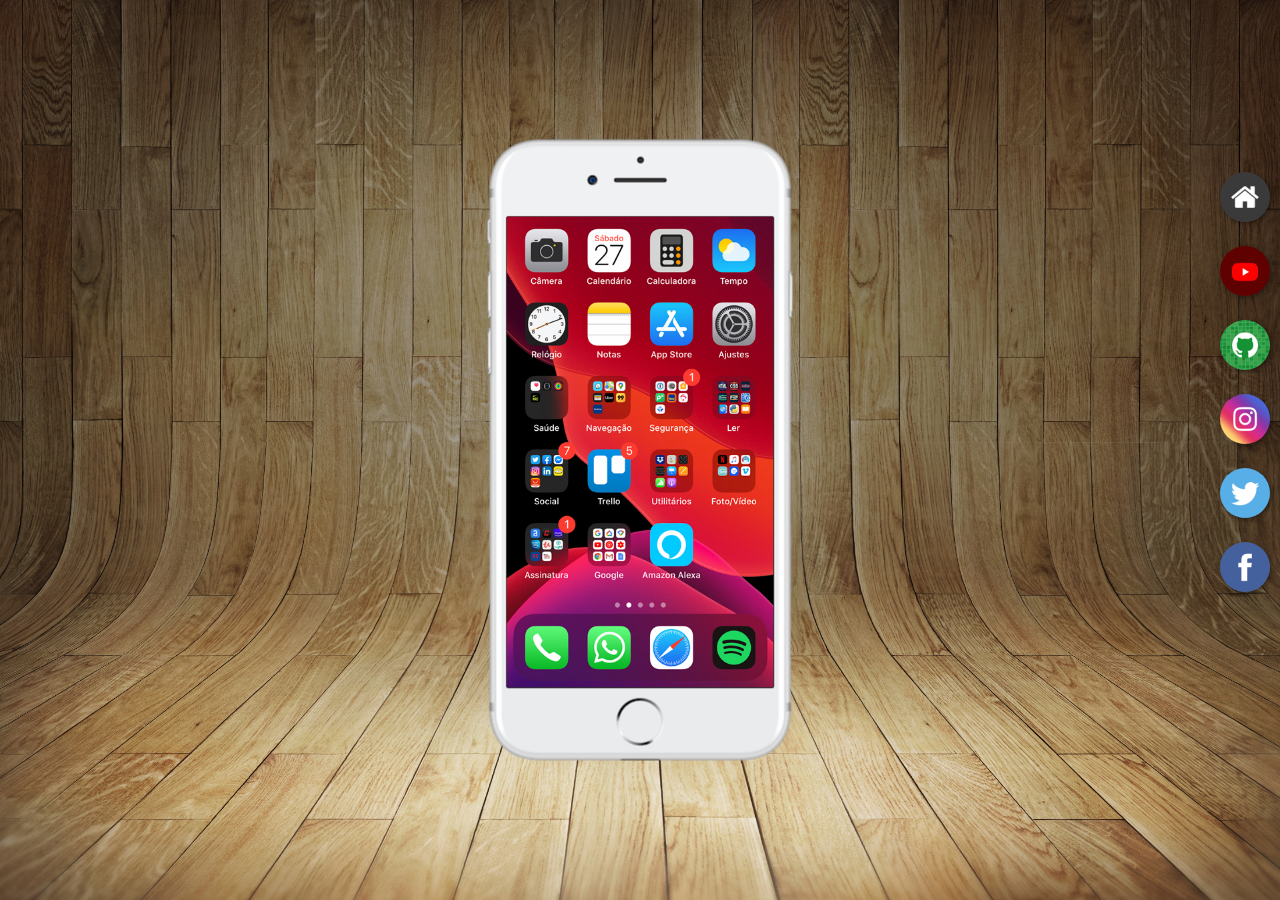
<file: index.html>
<!DOCTYPE html>
<html lang="pt-BR">
<head>
    <meta charset="UTF-8">
    <meta name="viewport" content="width=device-width, initial-scale=1.0">
    <link rel="shortcut icon" href="favicon.ico" type="image/x-icon">
    <link rel="stylesheet" href="estilos/style.css">
    <title>Projeto Redes Sociais</title>
    
</head>
<body>
    <main>
        <section id="telefone">
            <iframe src="home.html" name="tela" id="tela" frameborder="0">
                Seu navegador não é compatível com isso.
            </iframe>
        </section>

        <section id="redes-sociais">
            <a href="home.html" target="tela"><img src="imagens/logo-home.jpg" alt="Home"></a><br>
            <a href="youtube.html" target="tela"><img src="imagens/logo-youtube.jpg" alt="Youtube"></a><br>
            <a href="github.html" target="tela"><img src="imagens/logo-github.jpg" alt="GitHub"></a><br>
            <a href="instagram.html" target="tela"><img src="imagens/logo-instagram.jpg" alt="Instagram"></a><br>
            <a href="twitter.html" target="tela"><img src="imagens/logo-twitter.jpg" alt="Twitter"></a><br>
            <a href="facebook.html" target="tela"><img src="imagens/logo-facebook.jpg" alt="Facebook"></a>
        </section>
    </main>
</body>
</html>
</file>
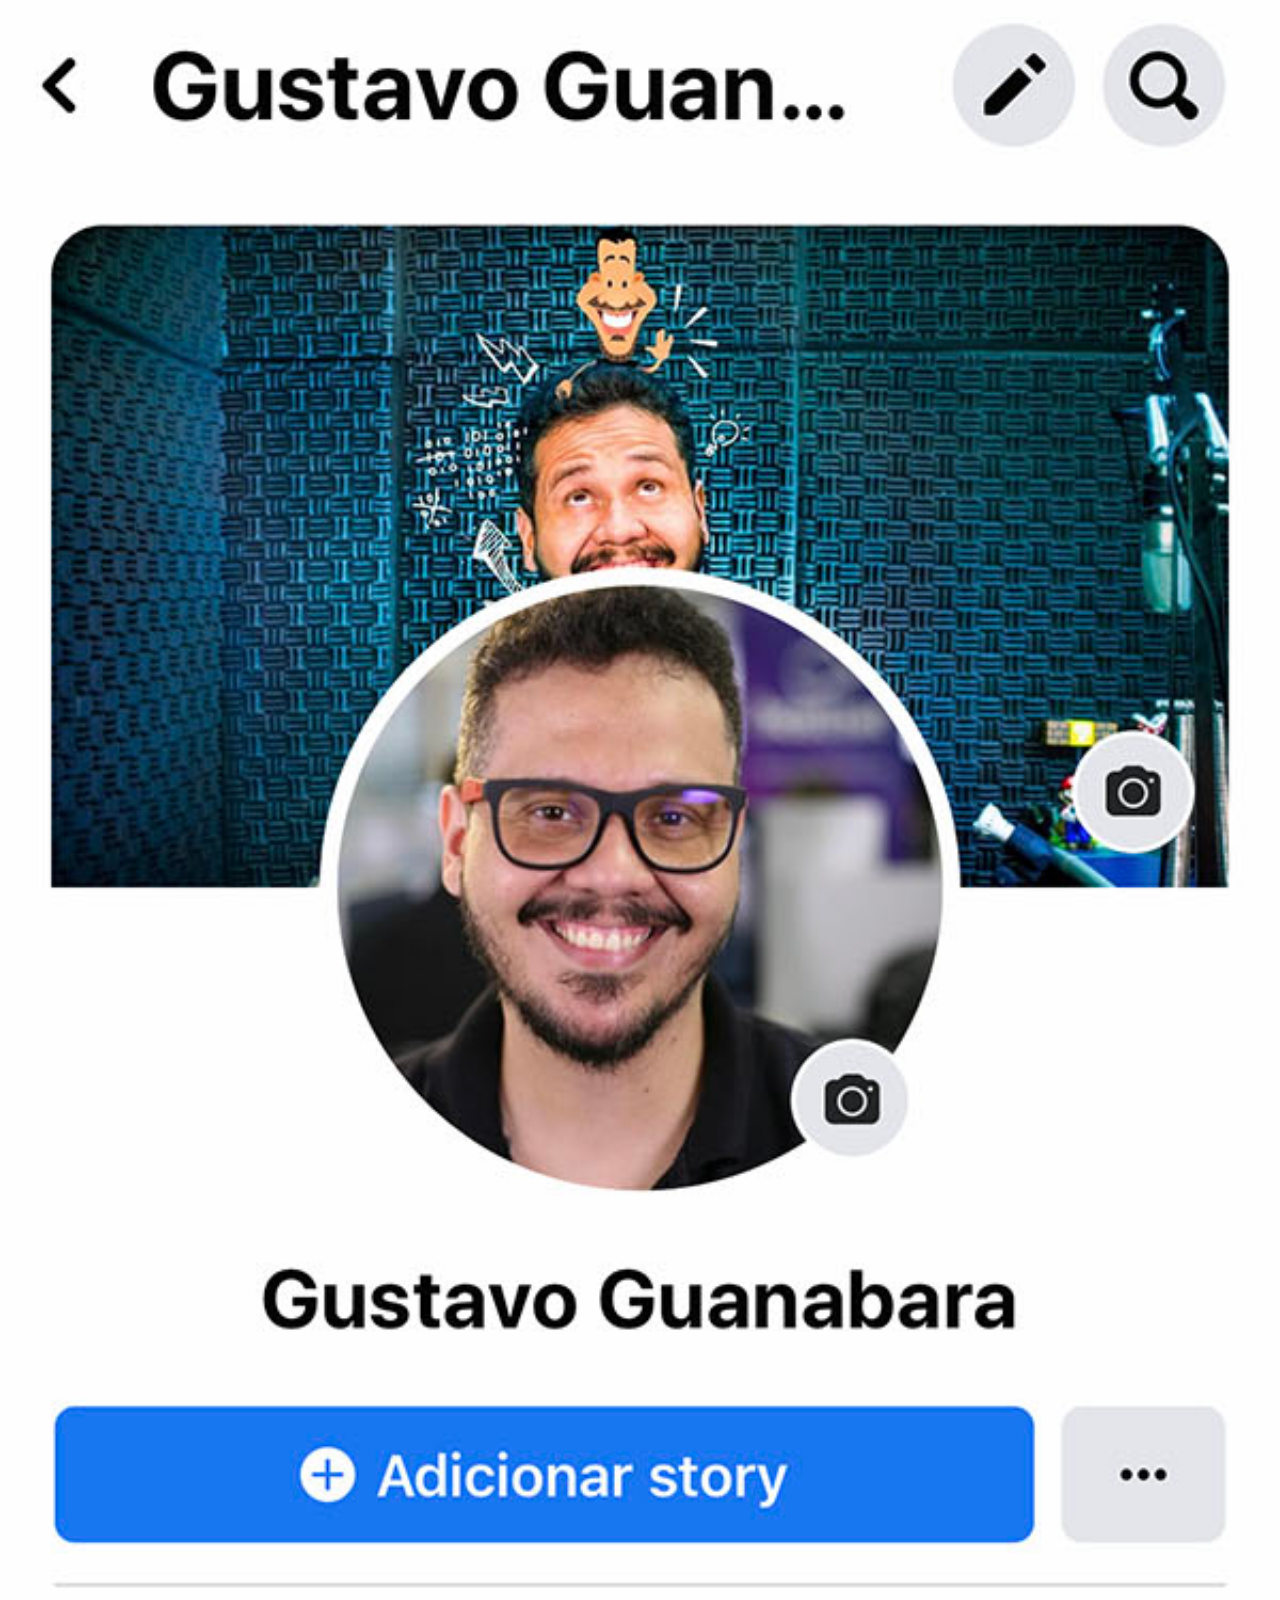
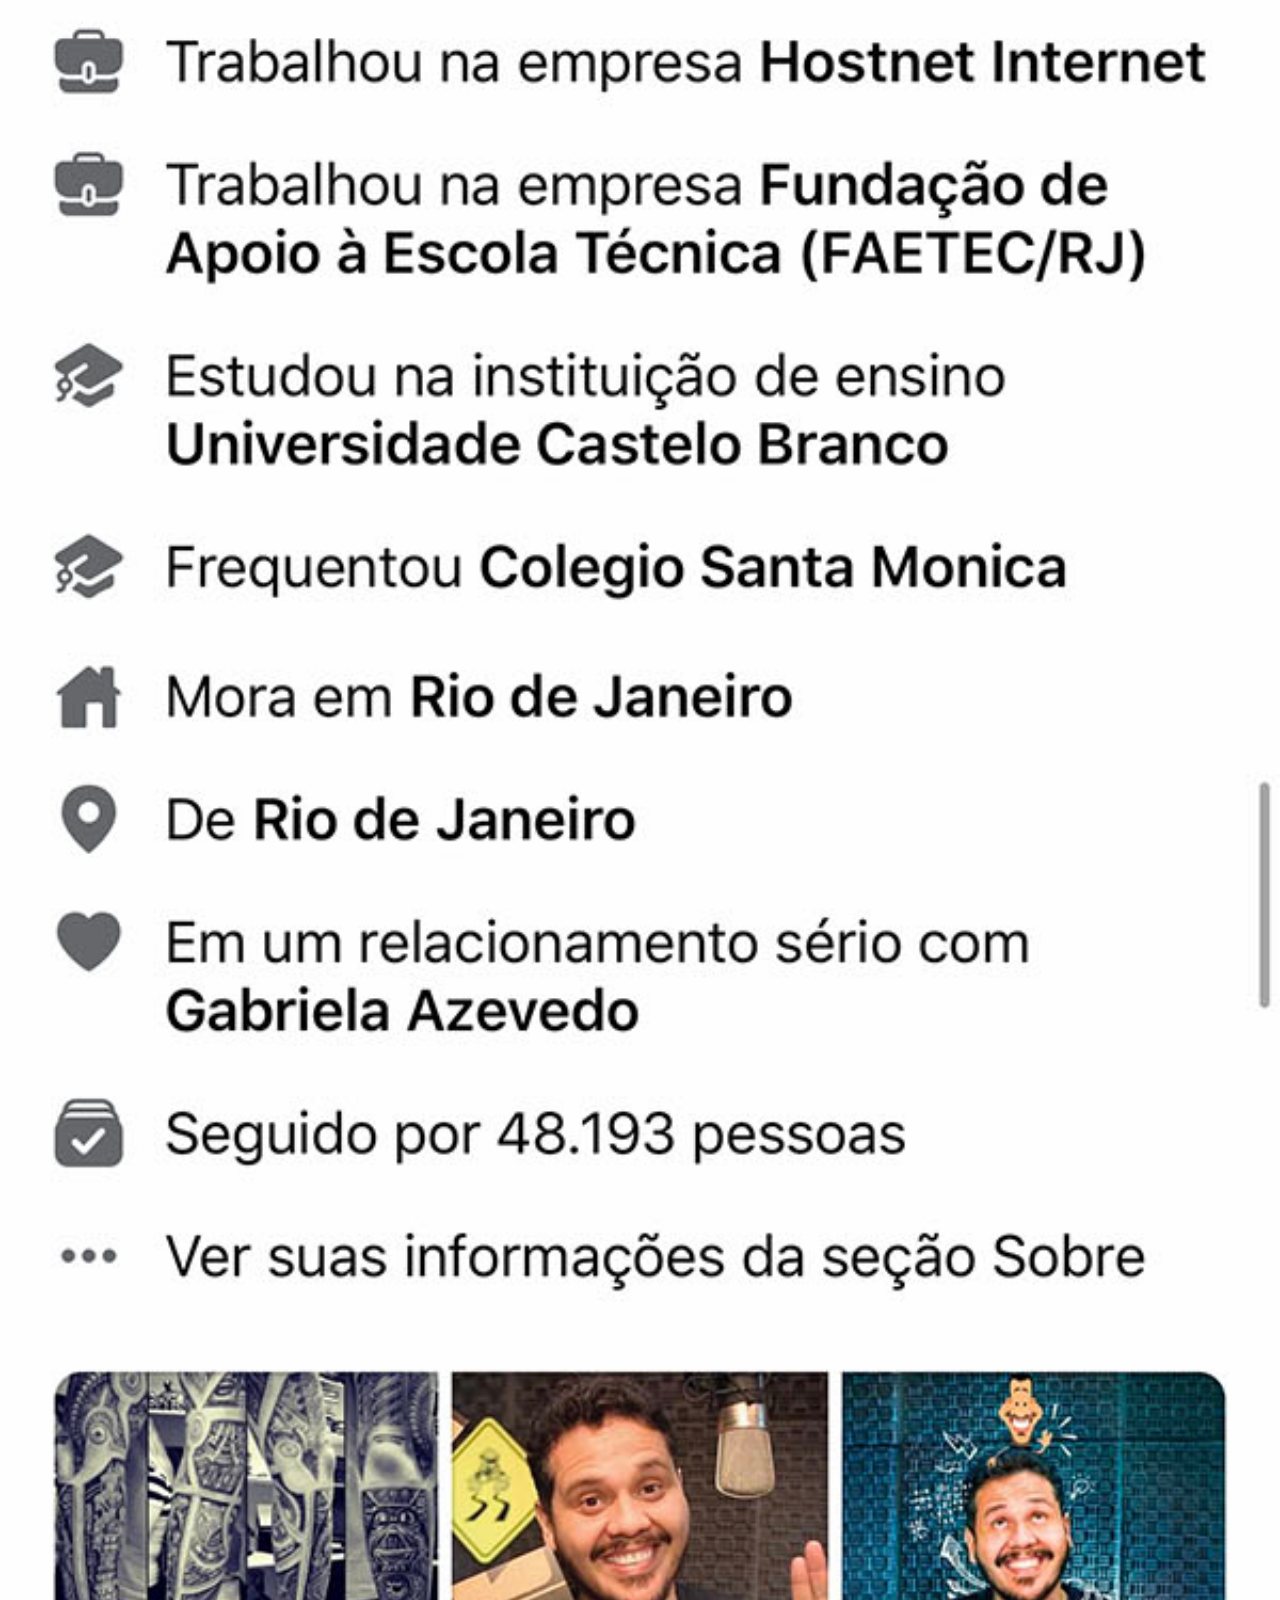
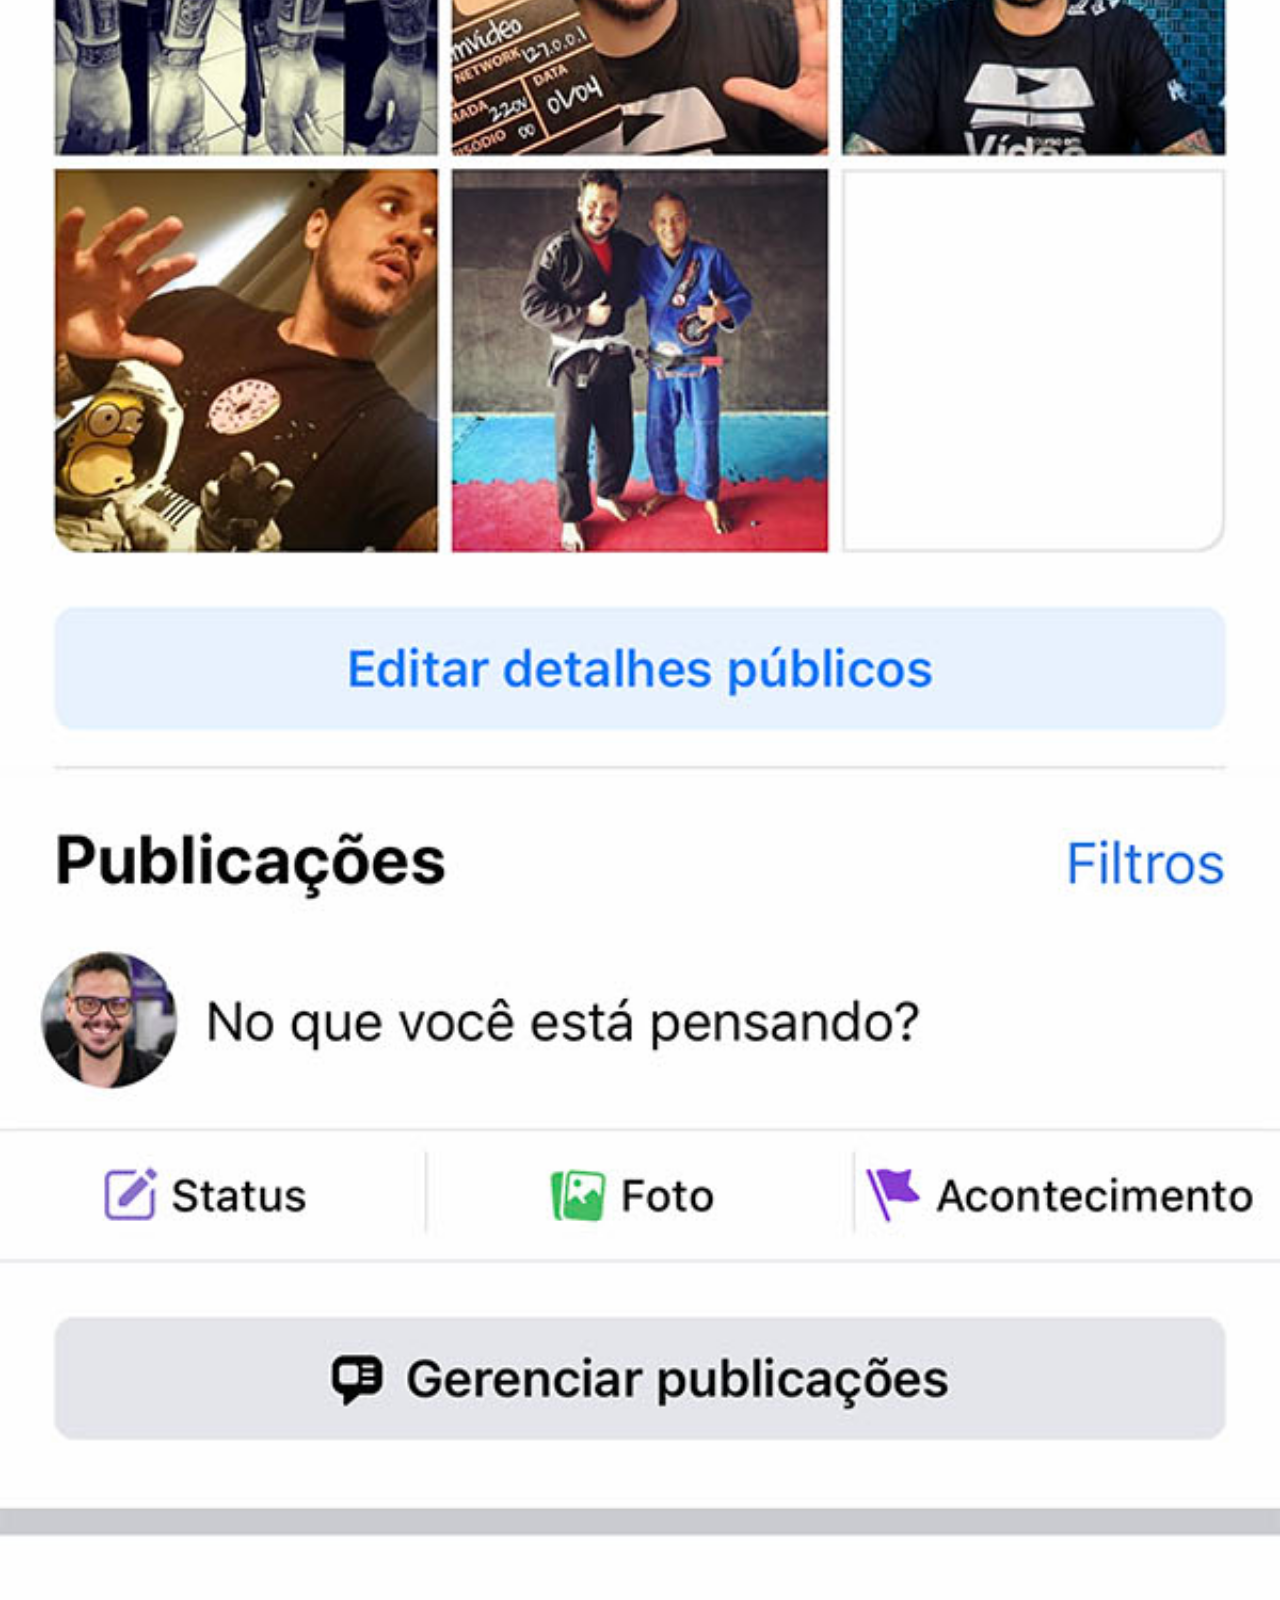
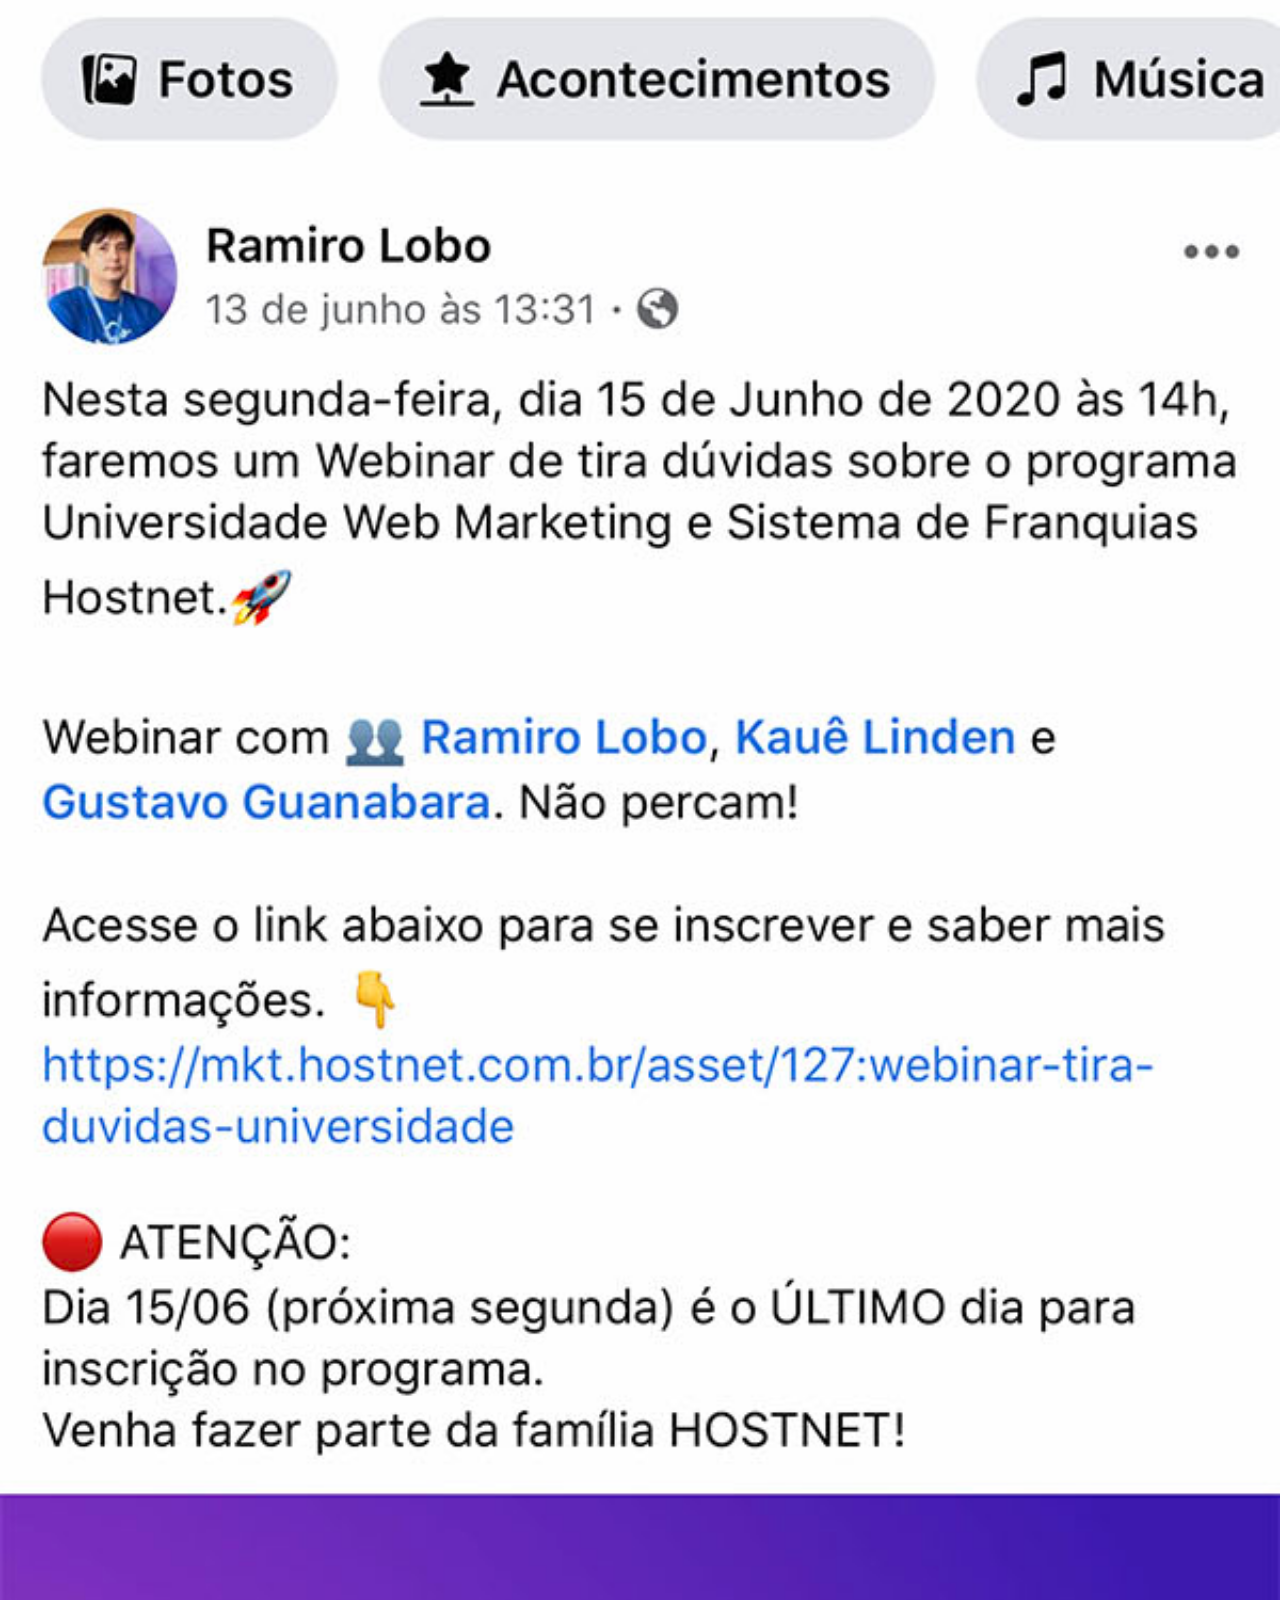
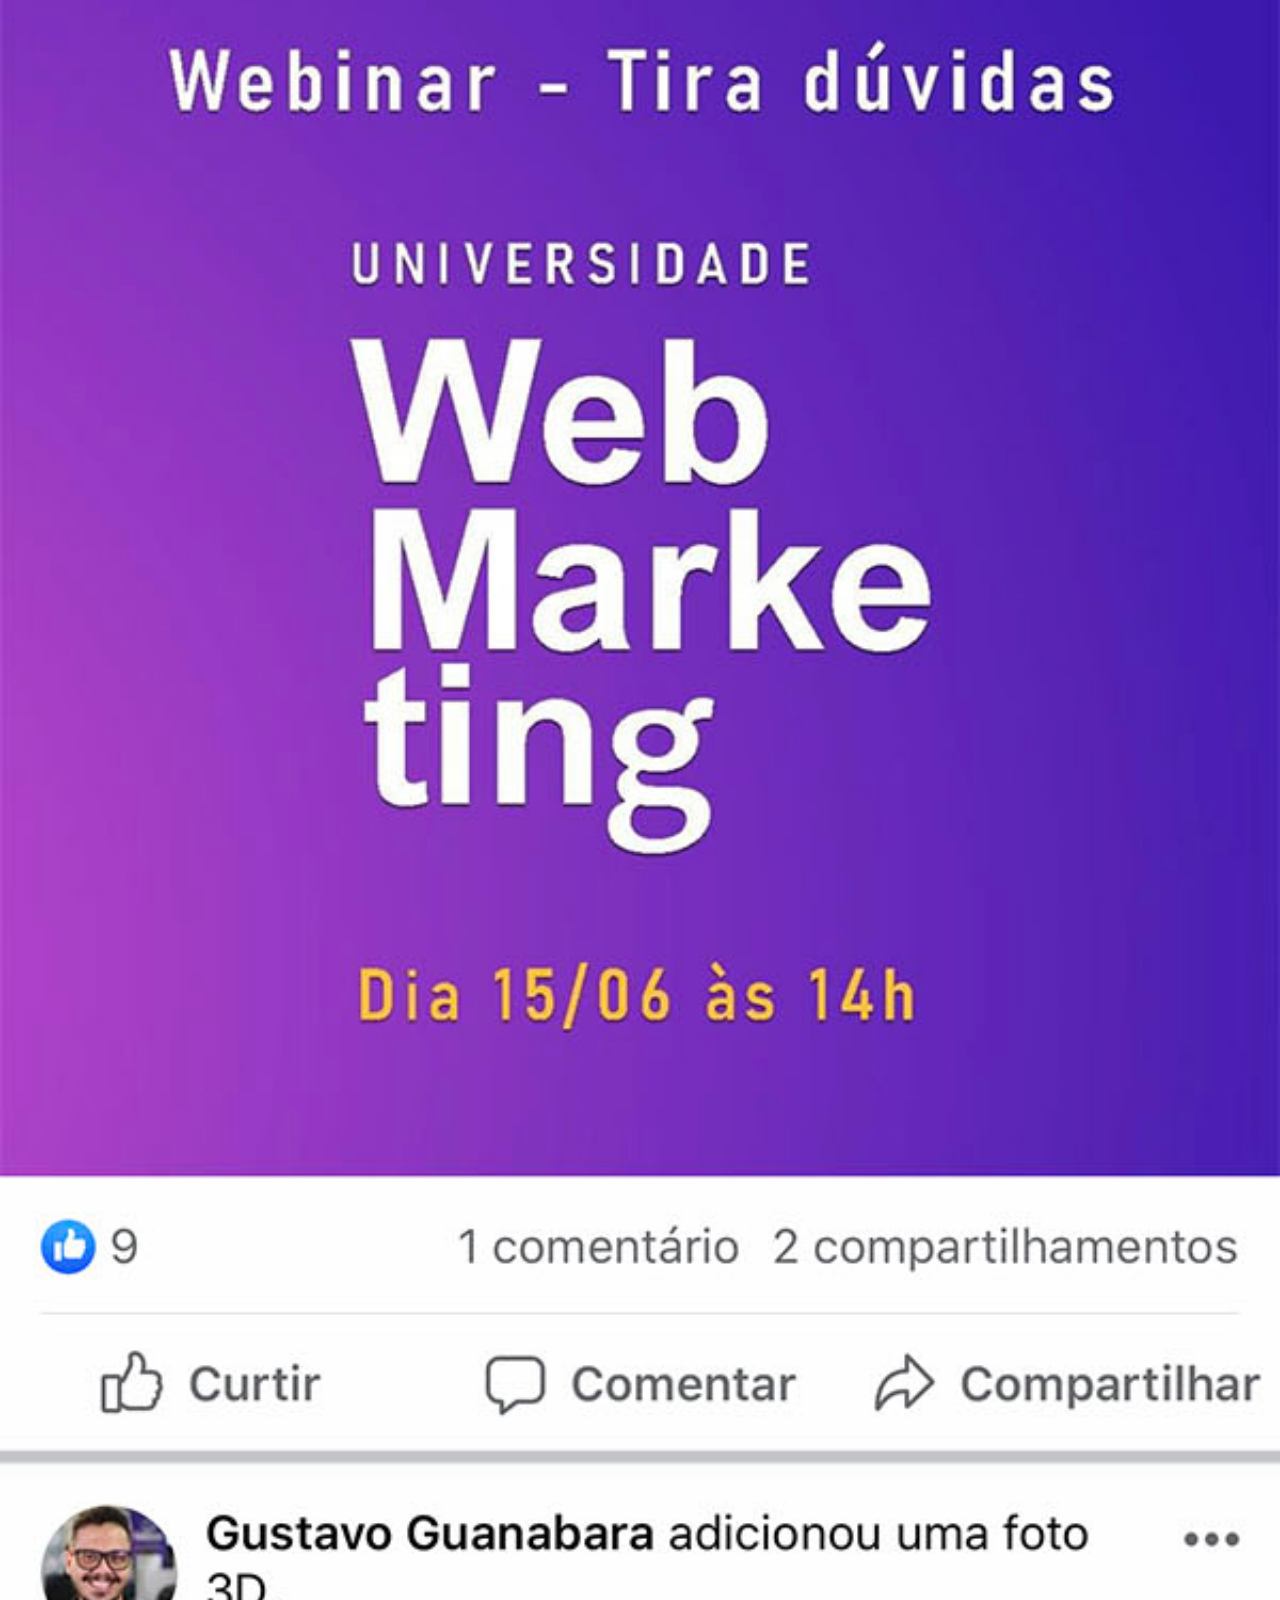
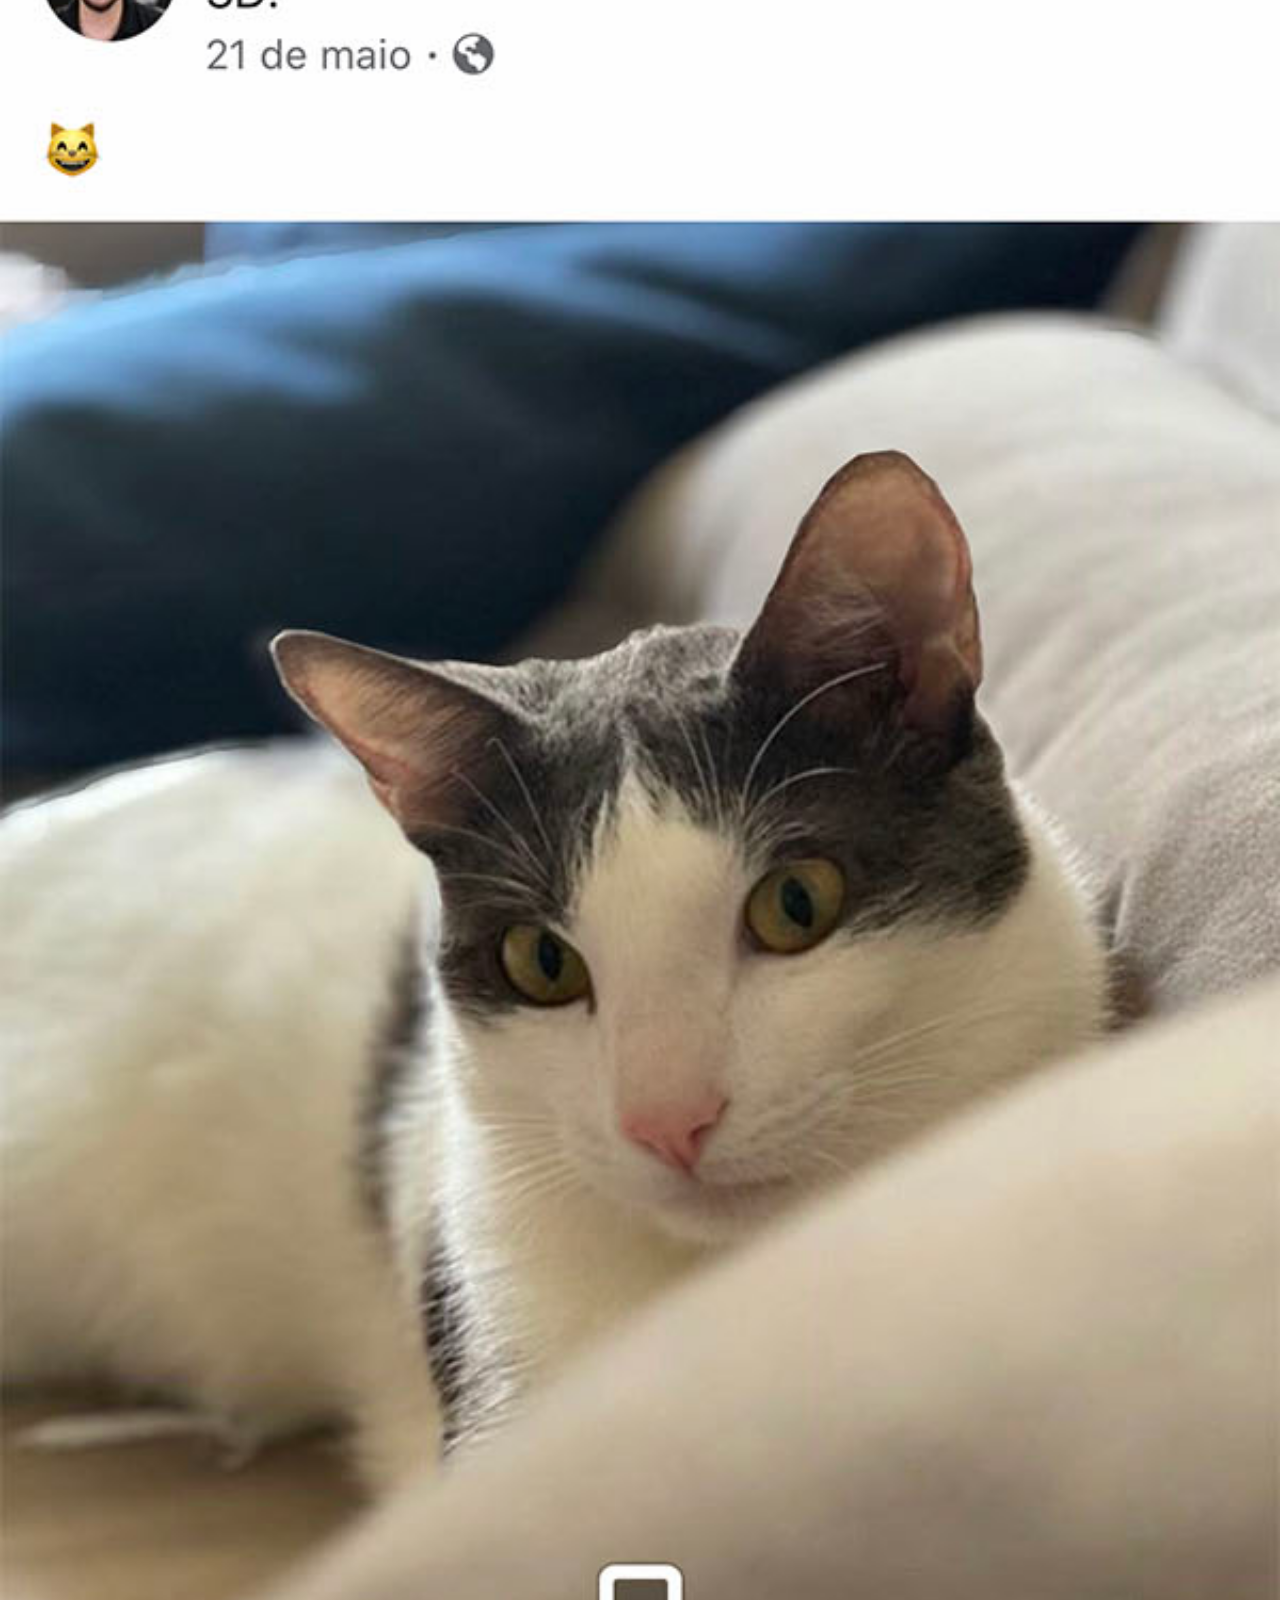
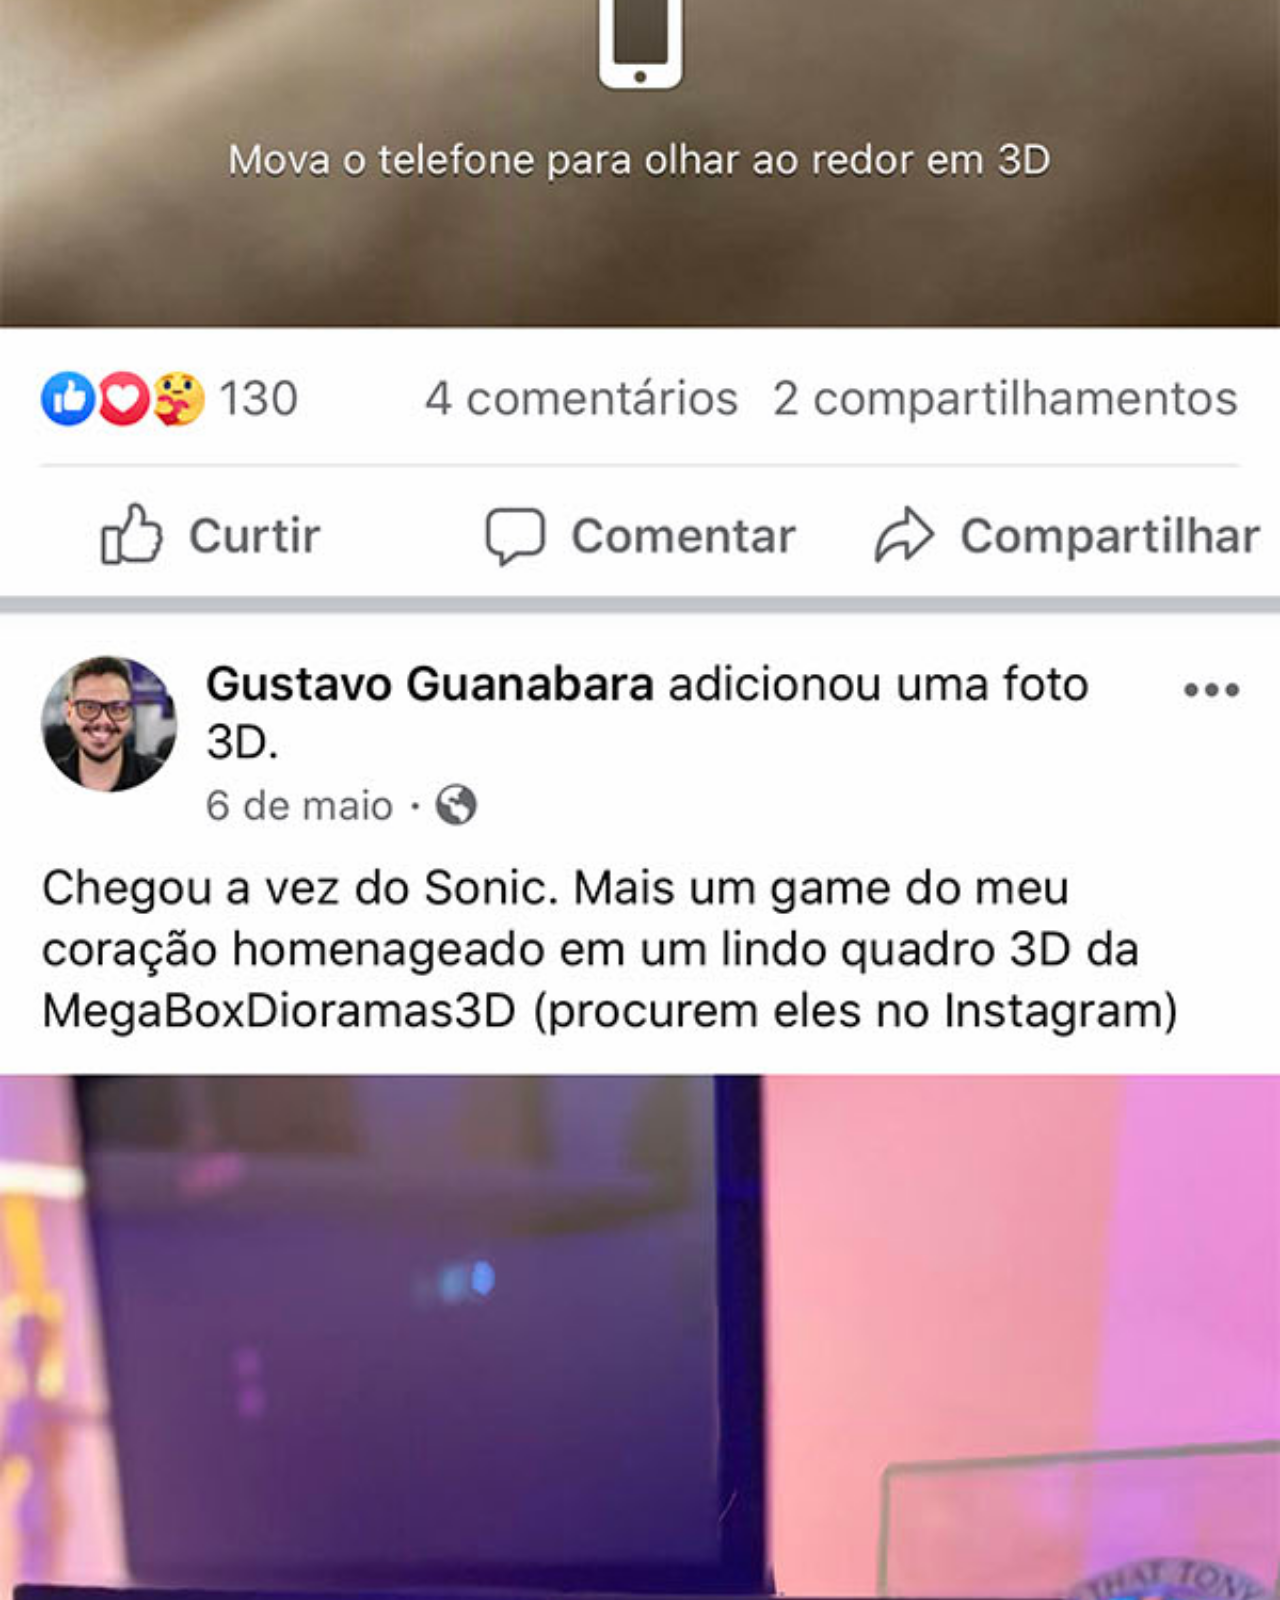
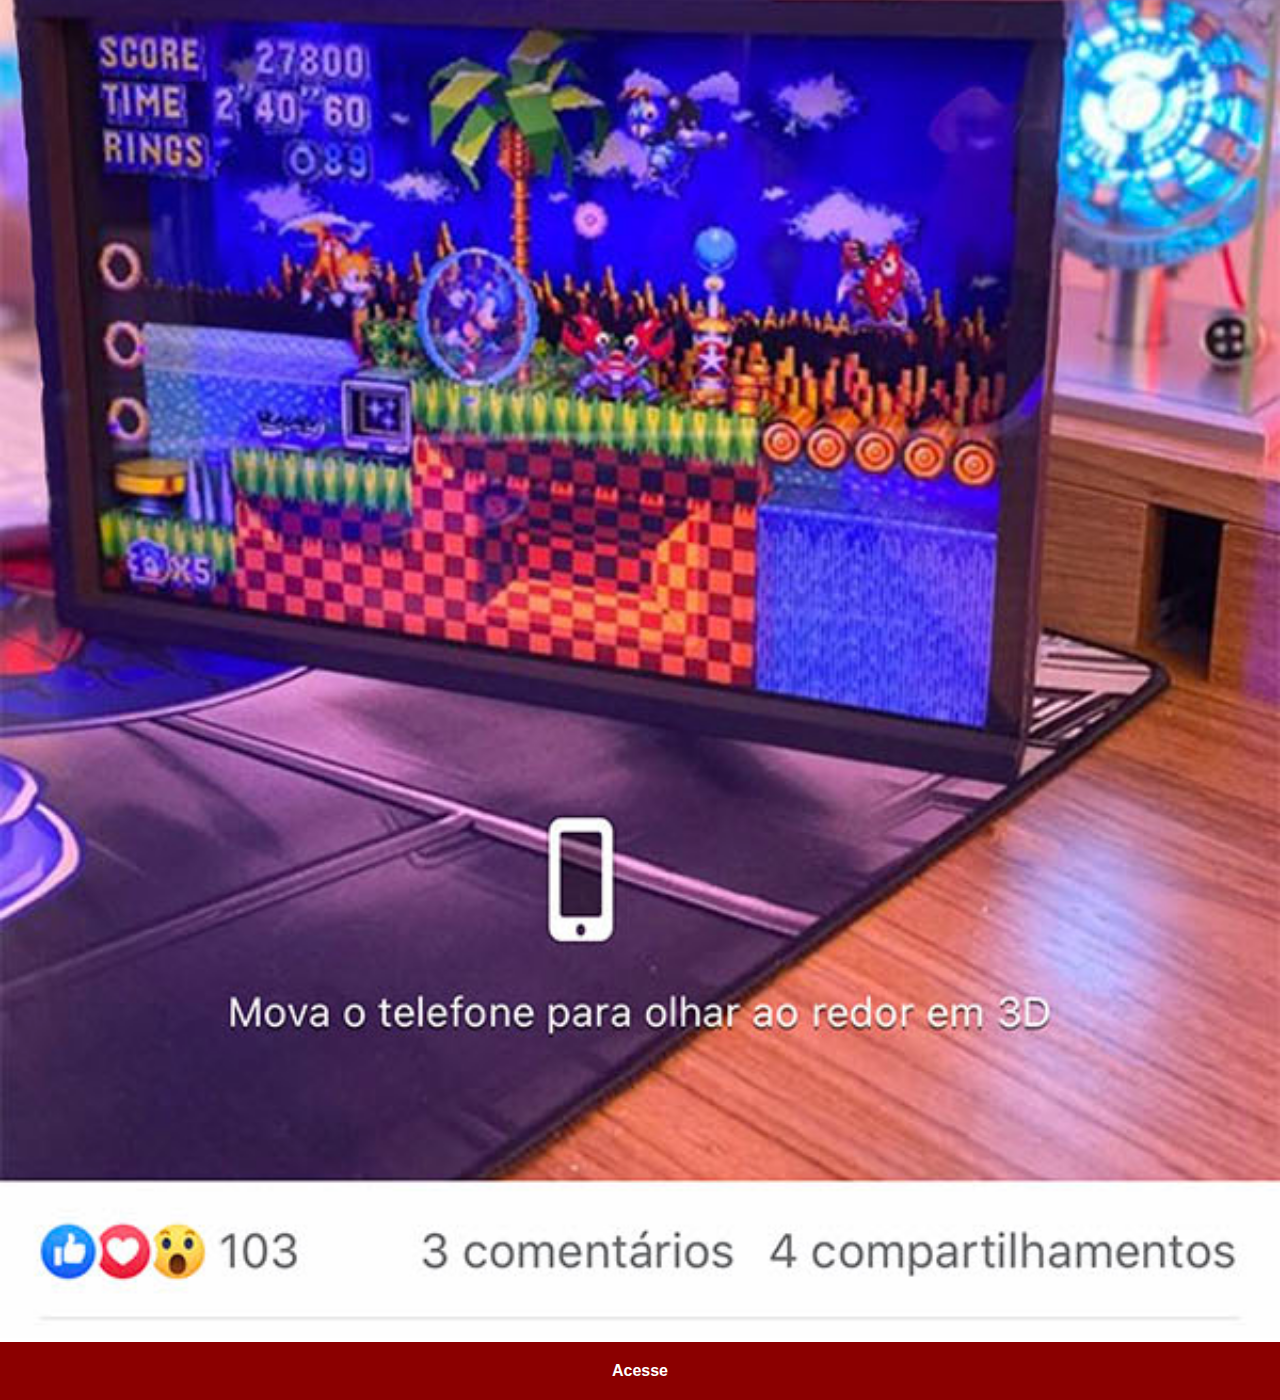
<file: facebook.html>
<!DOCTYPE html>
<html lang="pt-BR">
<head>
    <meta charset="UTF-8">
    <meta name="viewport" content="width=device-width, initial-scale=1.0">
    <title>Facebook</title>
    <link rel="stylesheet" href="estilos/social.css">
</head>
<body>
    <img src="imagens/tela-facebook.jpg" alt="Facebook">
    <a href="https://www.facebook.com/gustavoguanabara" target="_blank">Acesse</a>
</body>
</html>
</file>
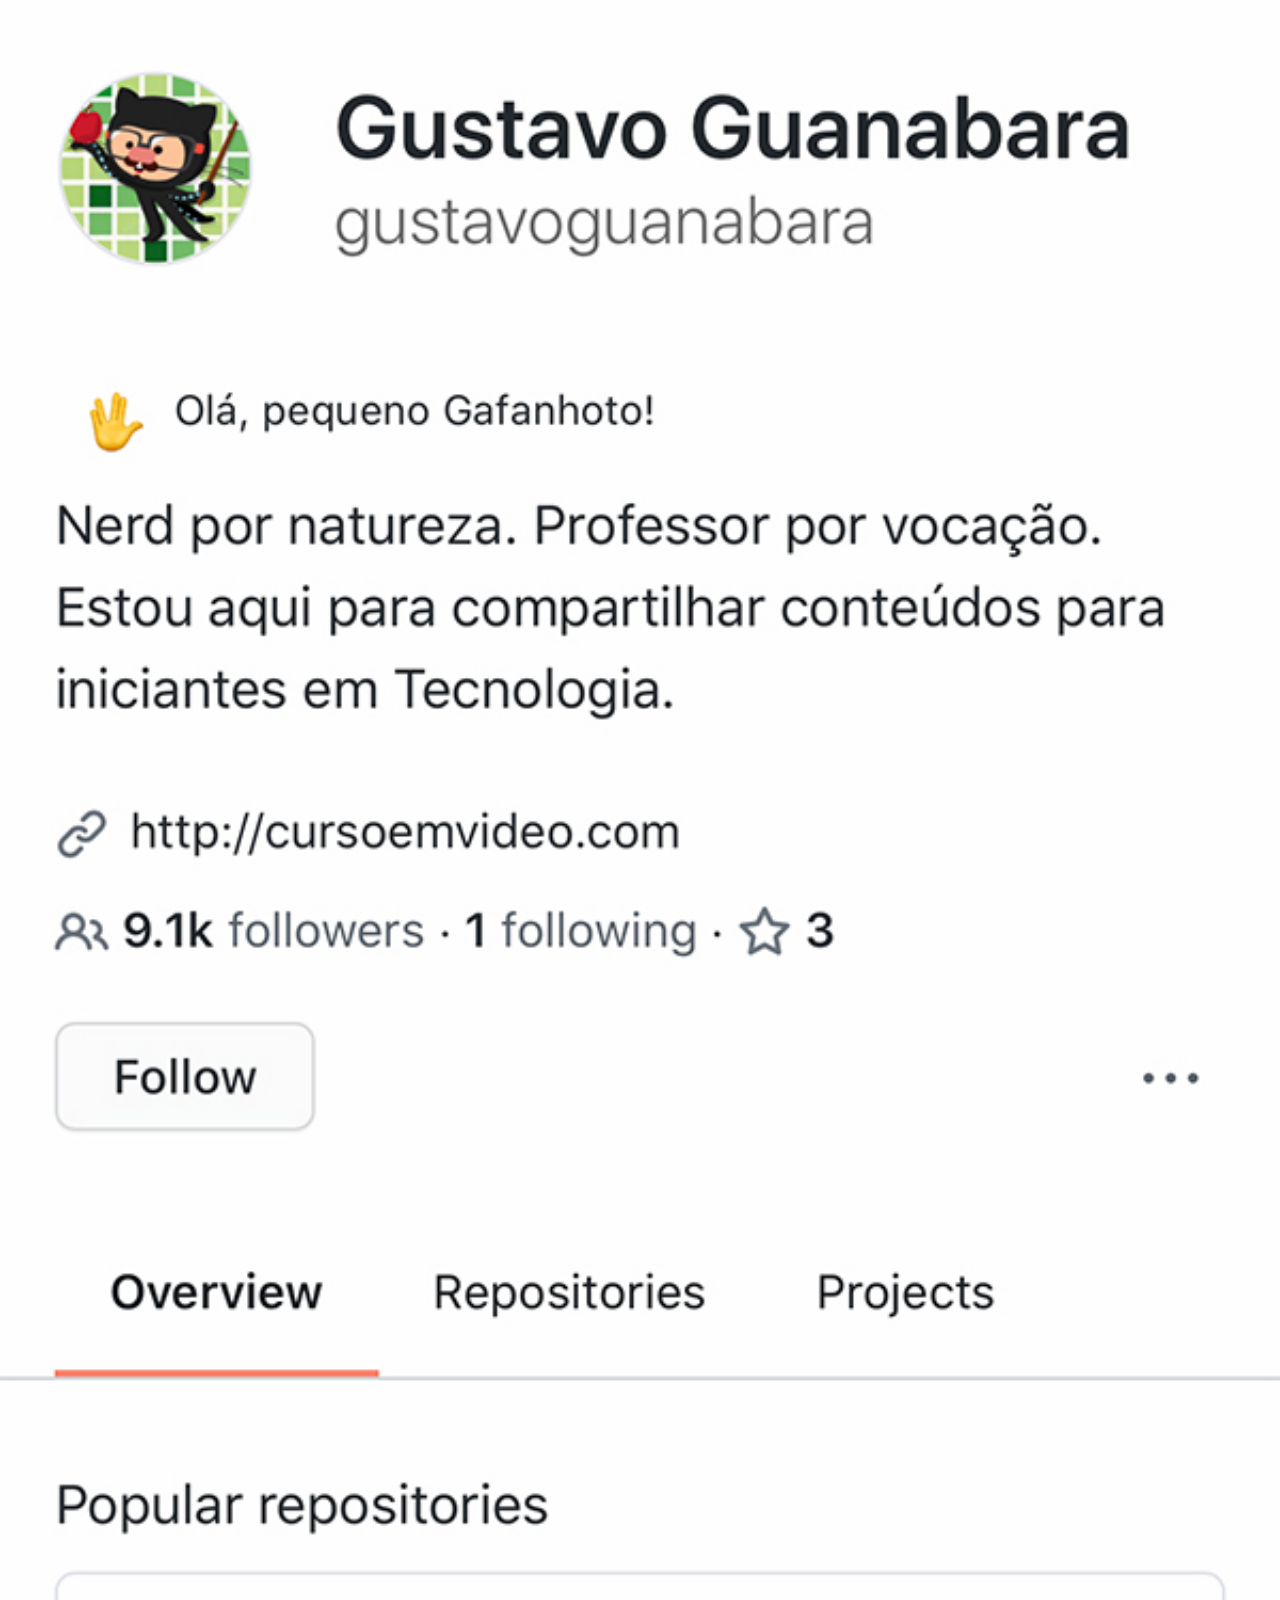
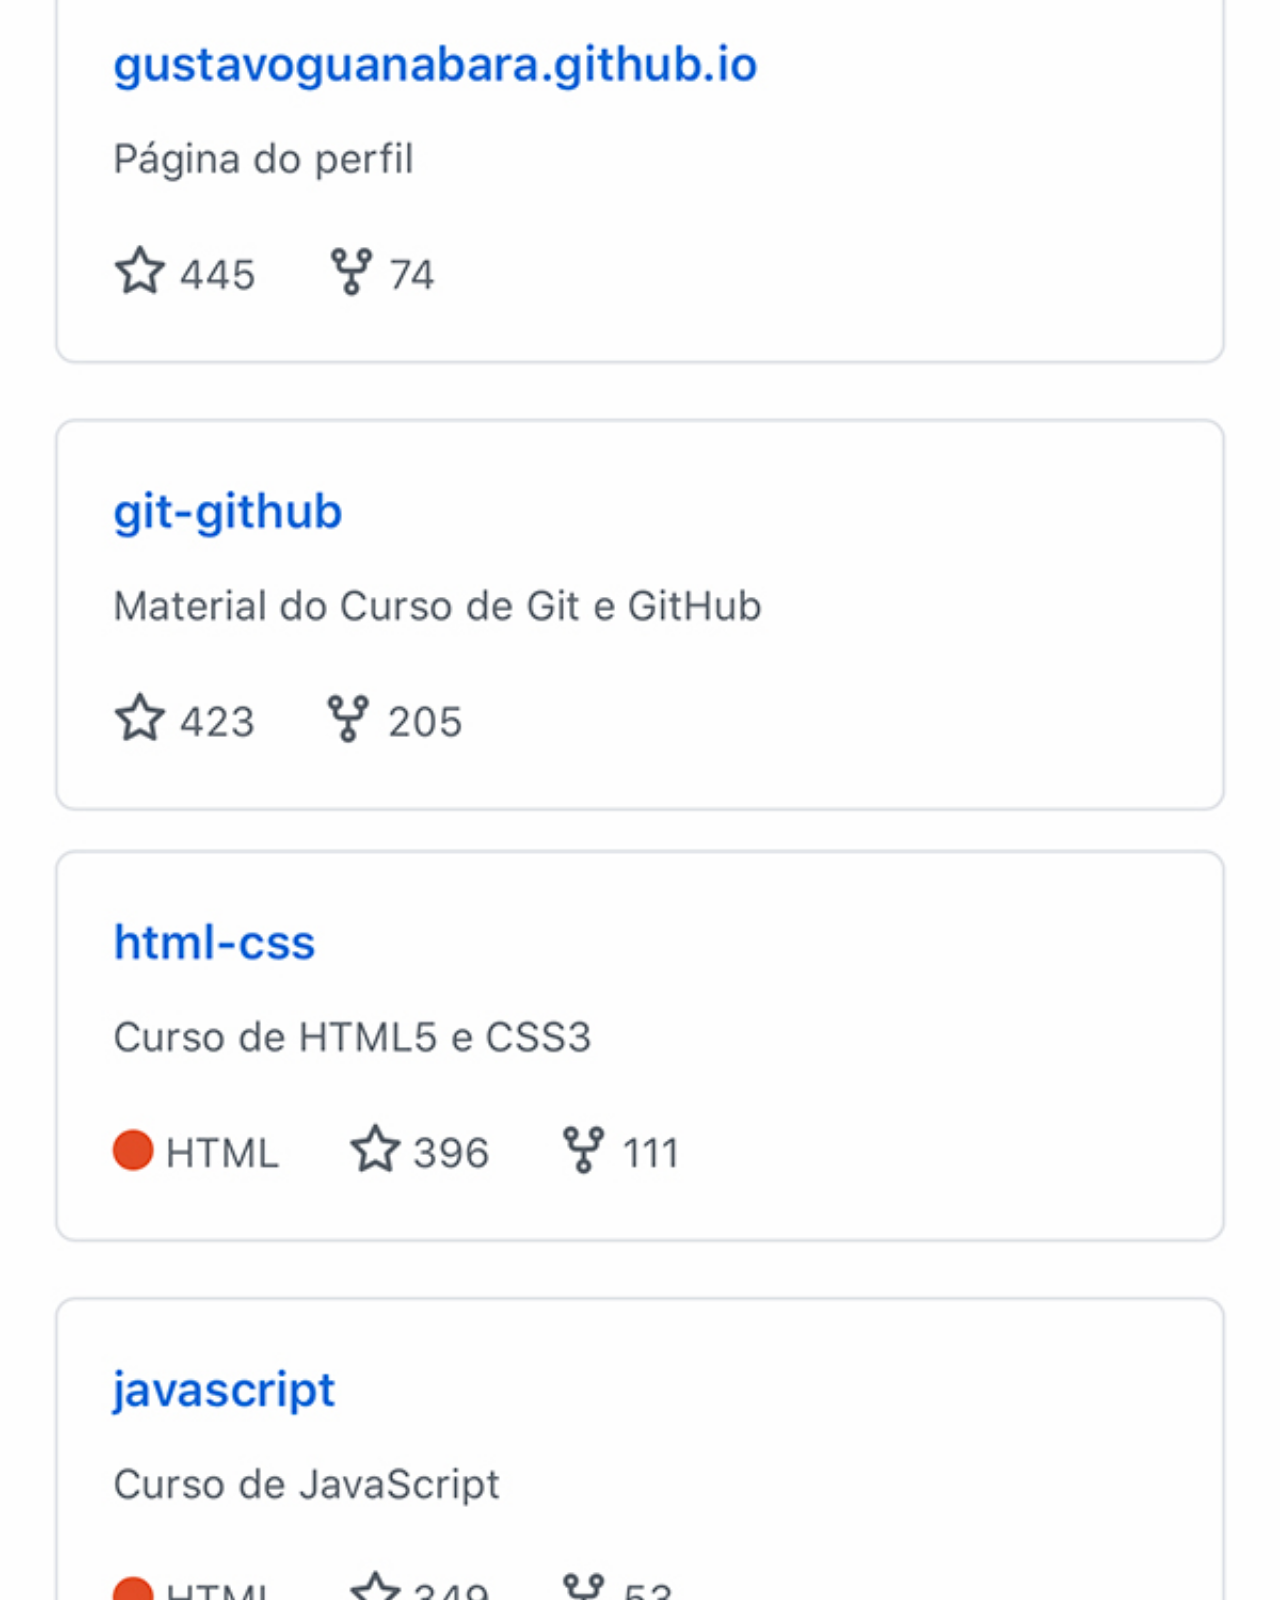
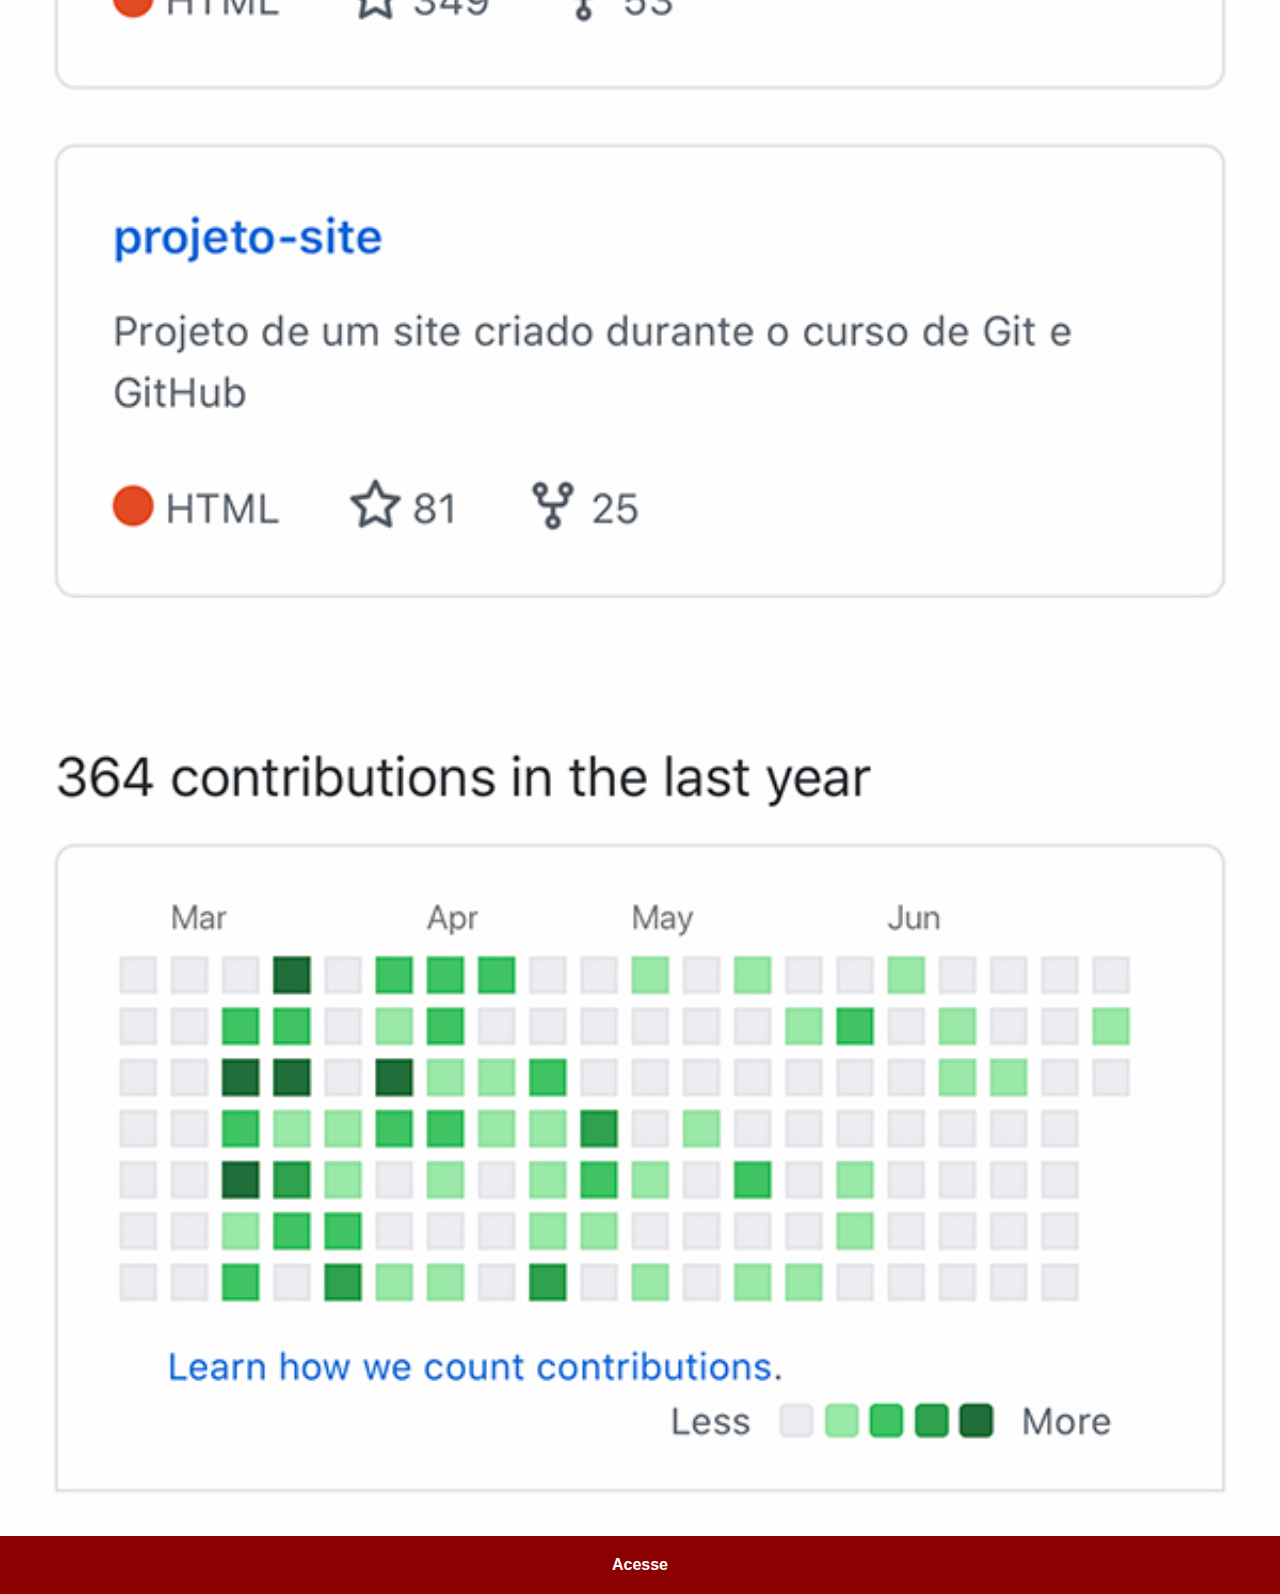
<file: github.html>
<!DOCTYPE html>
<html lang="pt-BR">
<head>
    <meta charset="UTF-8">
    <meta name="viewport" content="width=device-width, initial-scale=1.0">
    <title>GitHub</title>
    <link rel="stylesheet" href="estilos/social.css">
</head>
<body>
    <img src="imagens/tela-github.jpg" alt="GitHub">
    <a href="https://gustavoguanabara.github.io/" target="_blank">Acesse</a>
</body>
</html>
</file>
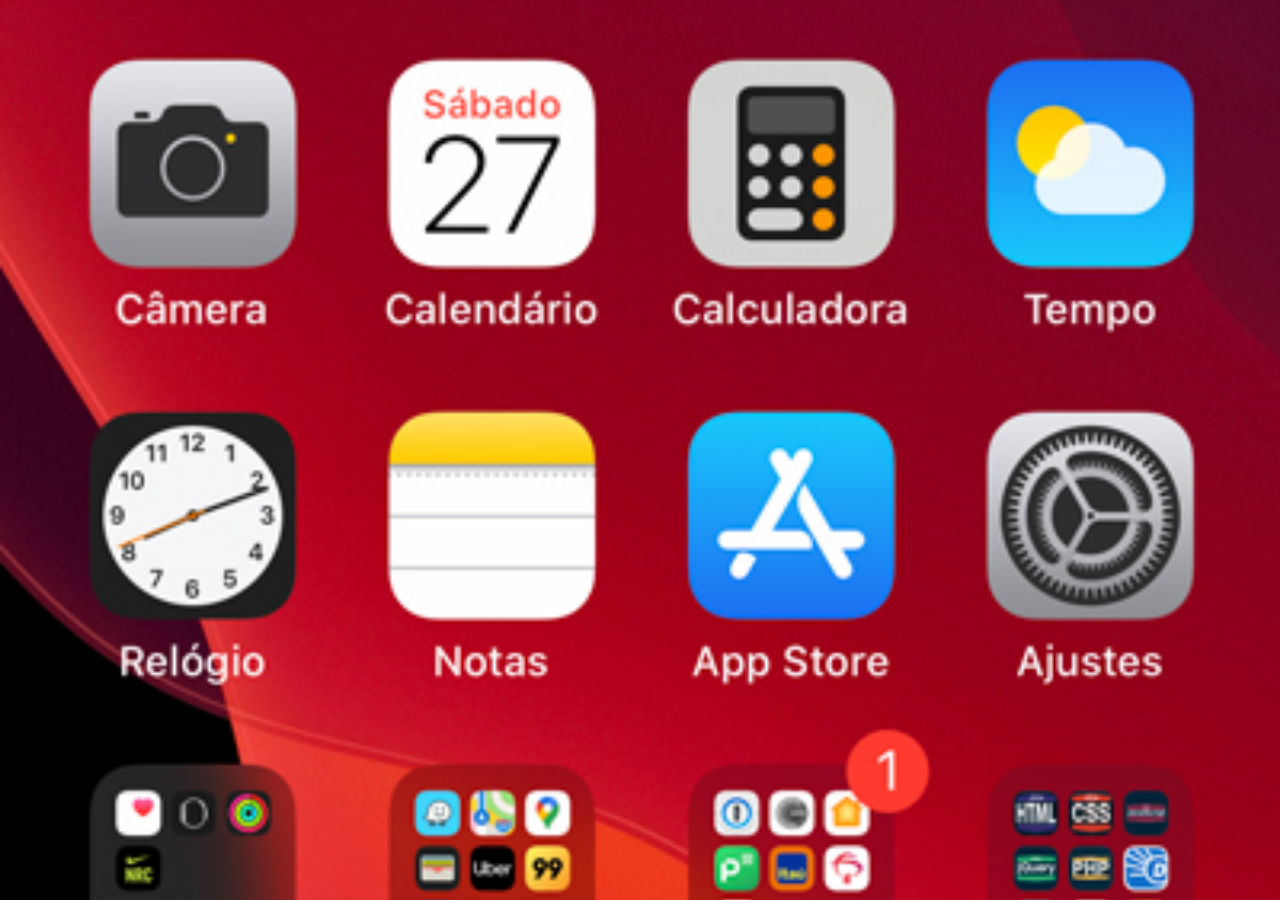
<file: home.html>
<!DOCTYPE html>
<html lang="pt-BR">
<head>
    <meta charset="UTF-8">
    <meta name="viewport" content="width=device-width, initial-scale=1.0">
    <title>Home</title>
    <style>
        * {
            margin: 0px;
            padding: 0px;
        }

        body {
            width: 100vw;
            height: 100vh;
            background: black url('imagens/tela-home.jpg') no-repeat top center;
            background-size: cover;
        }
    </style>
</head>
<body>
    
</body>
</html>
</file>
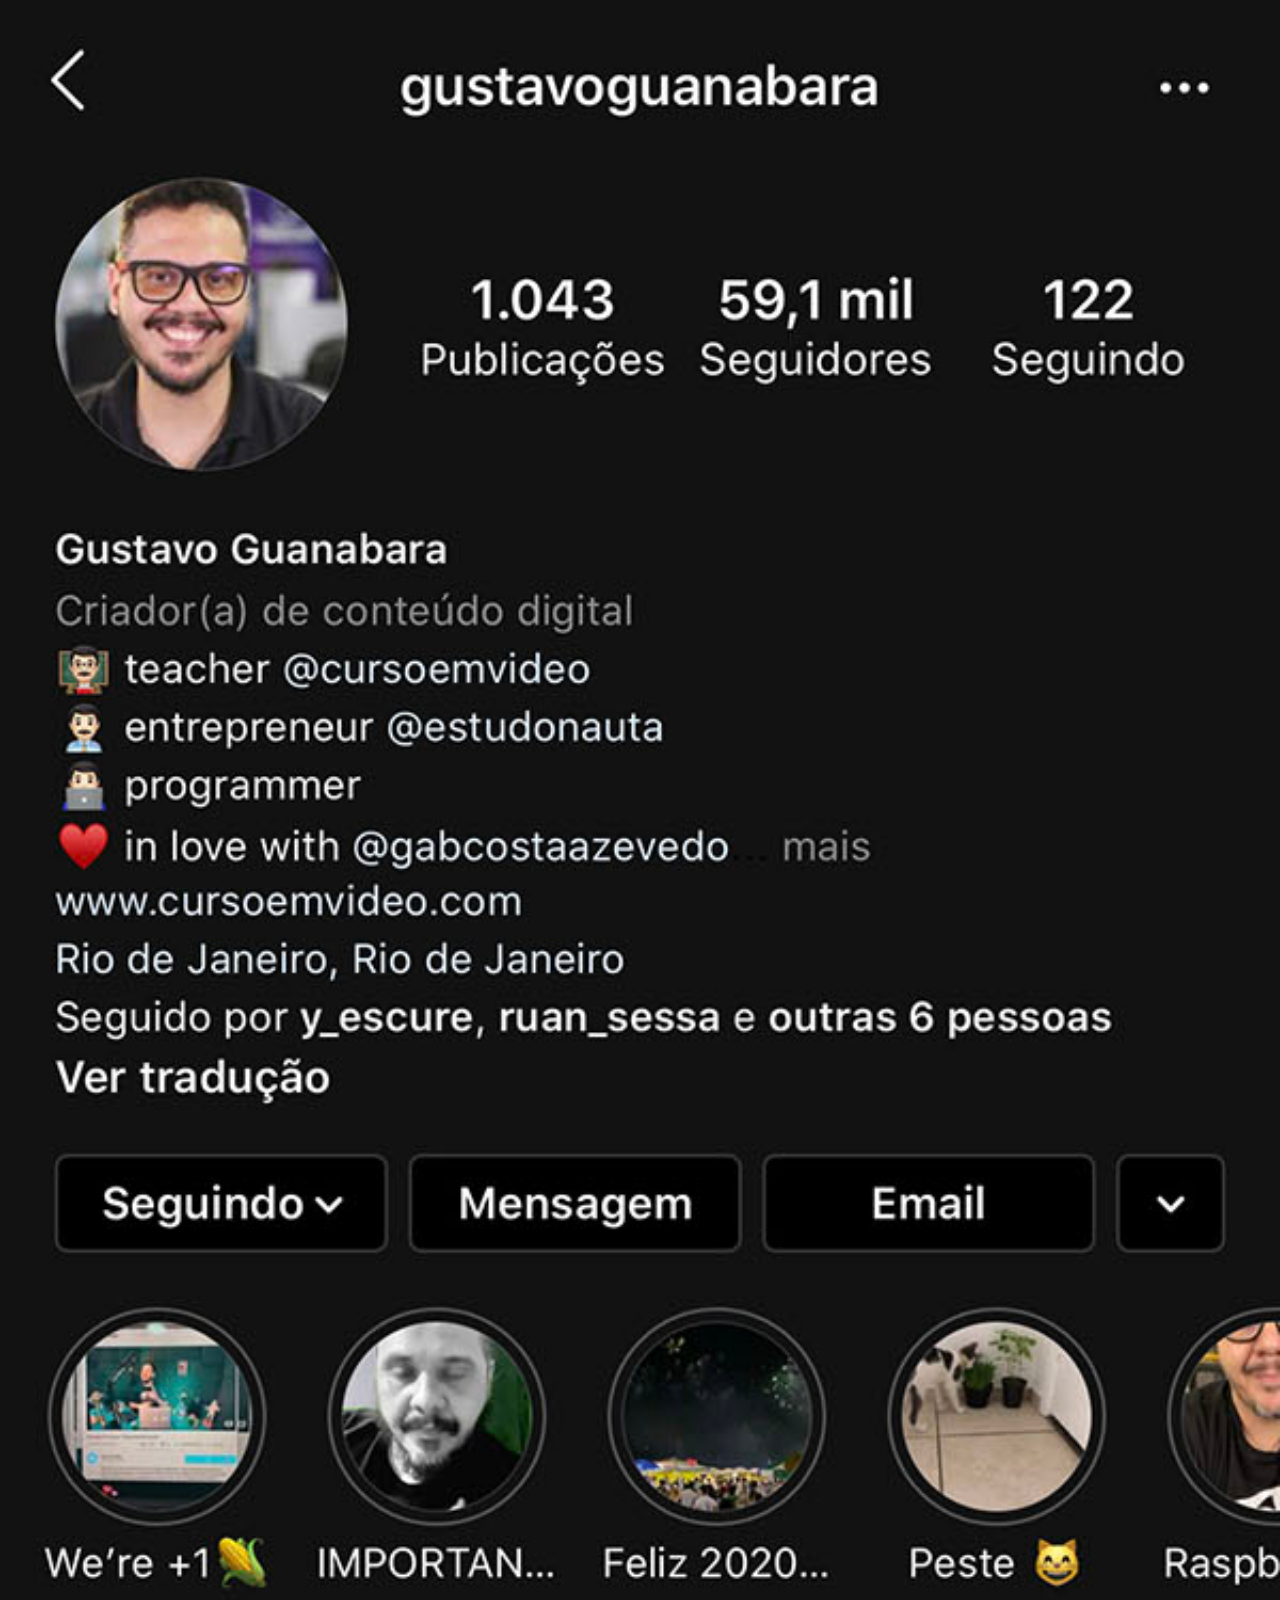
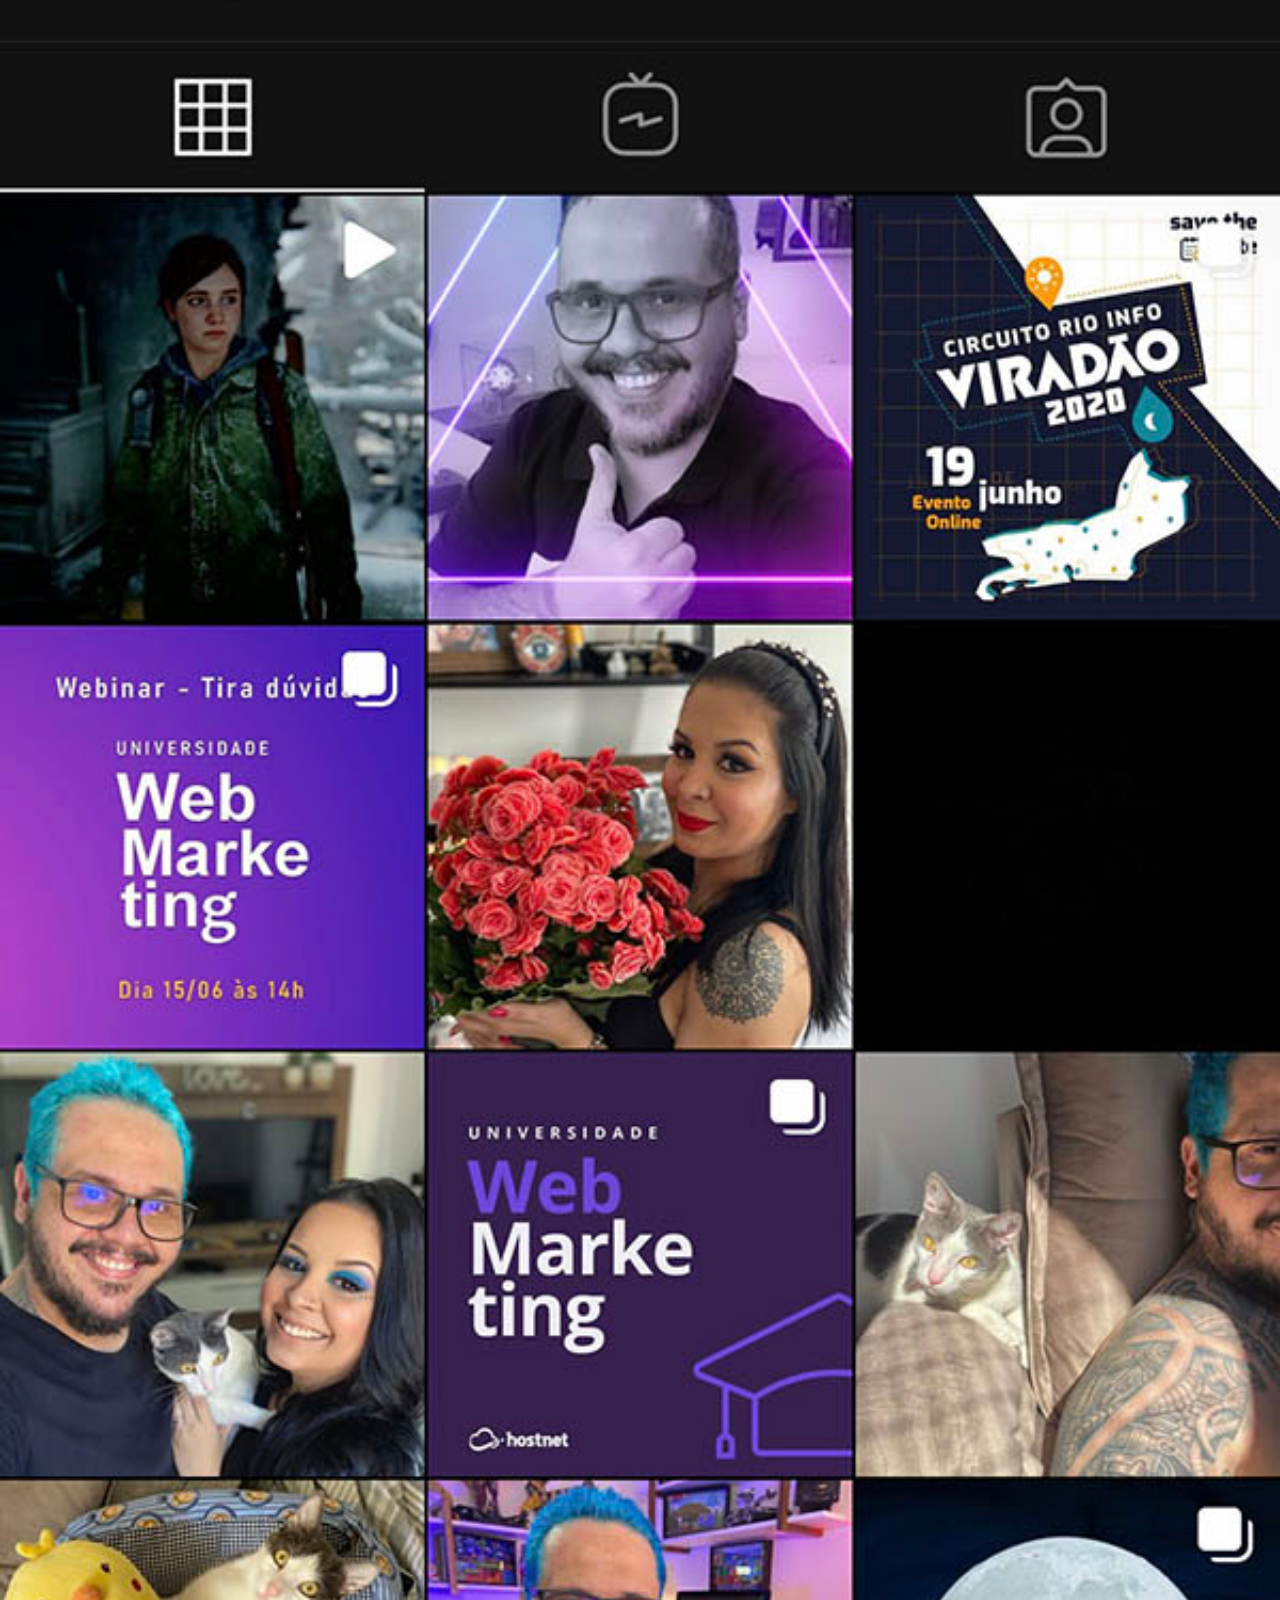
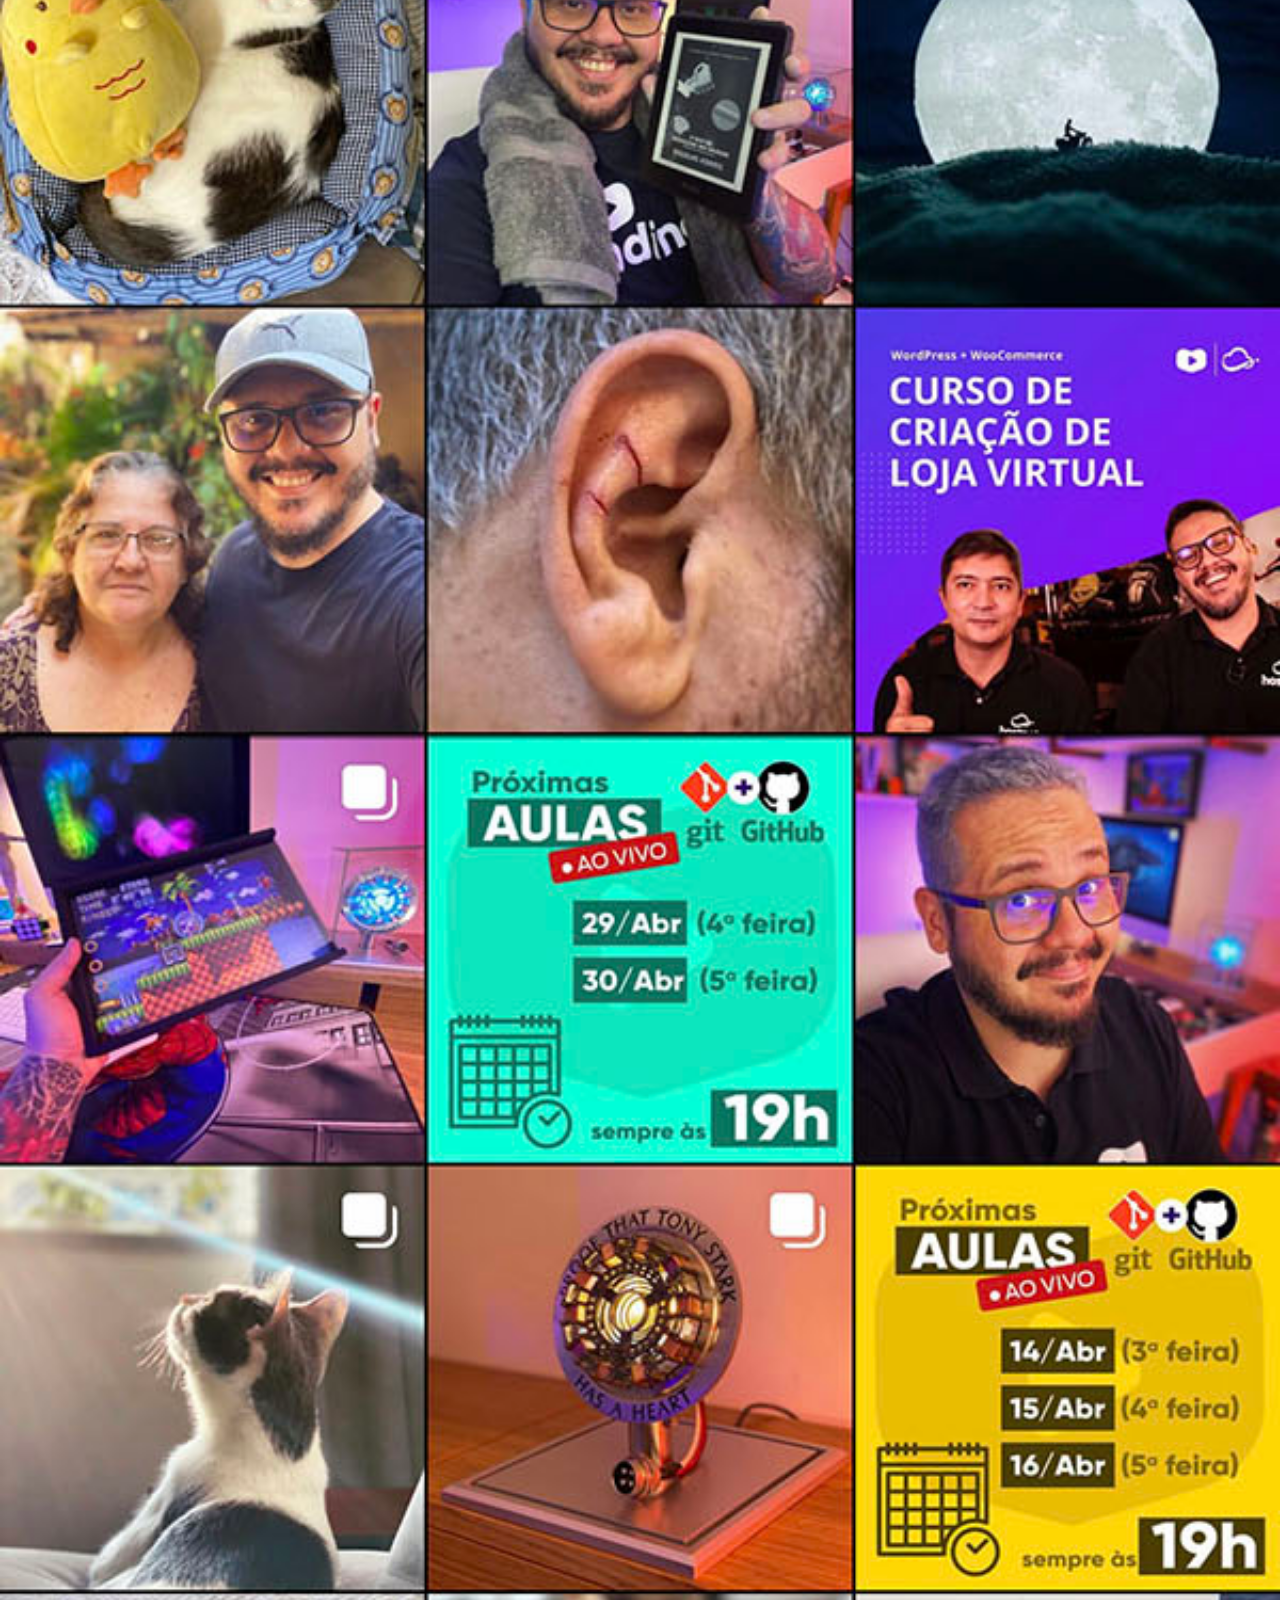
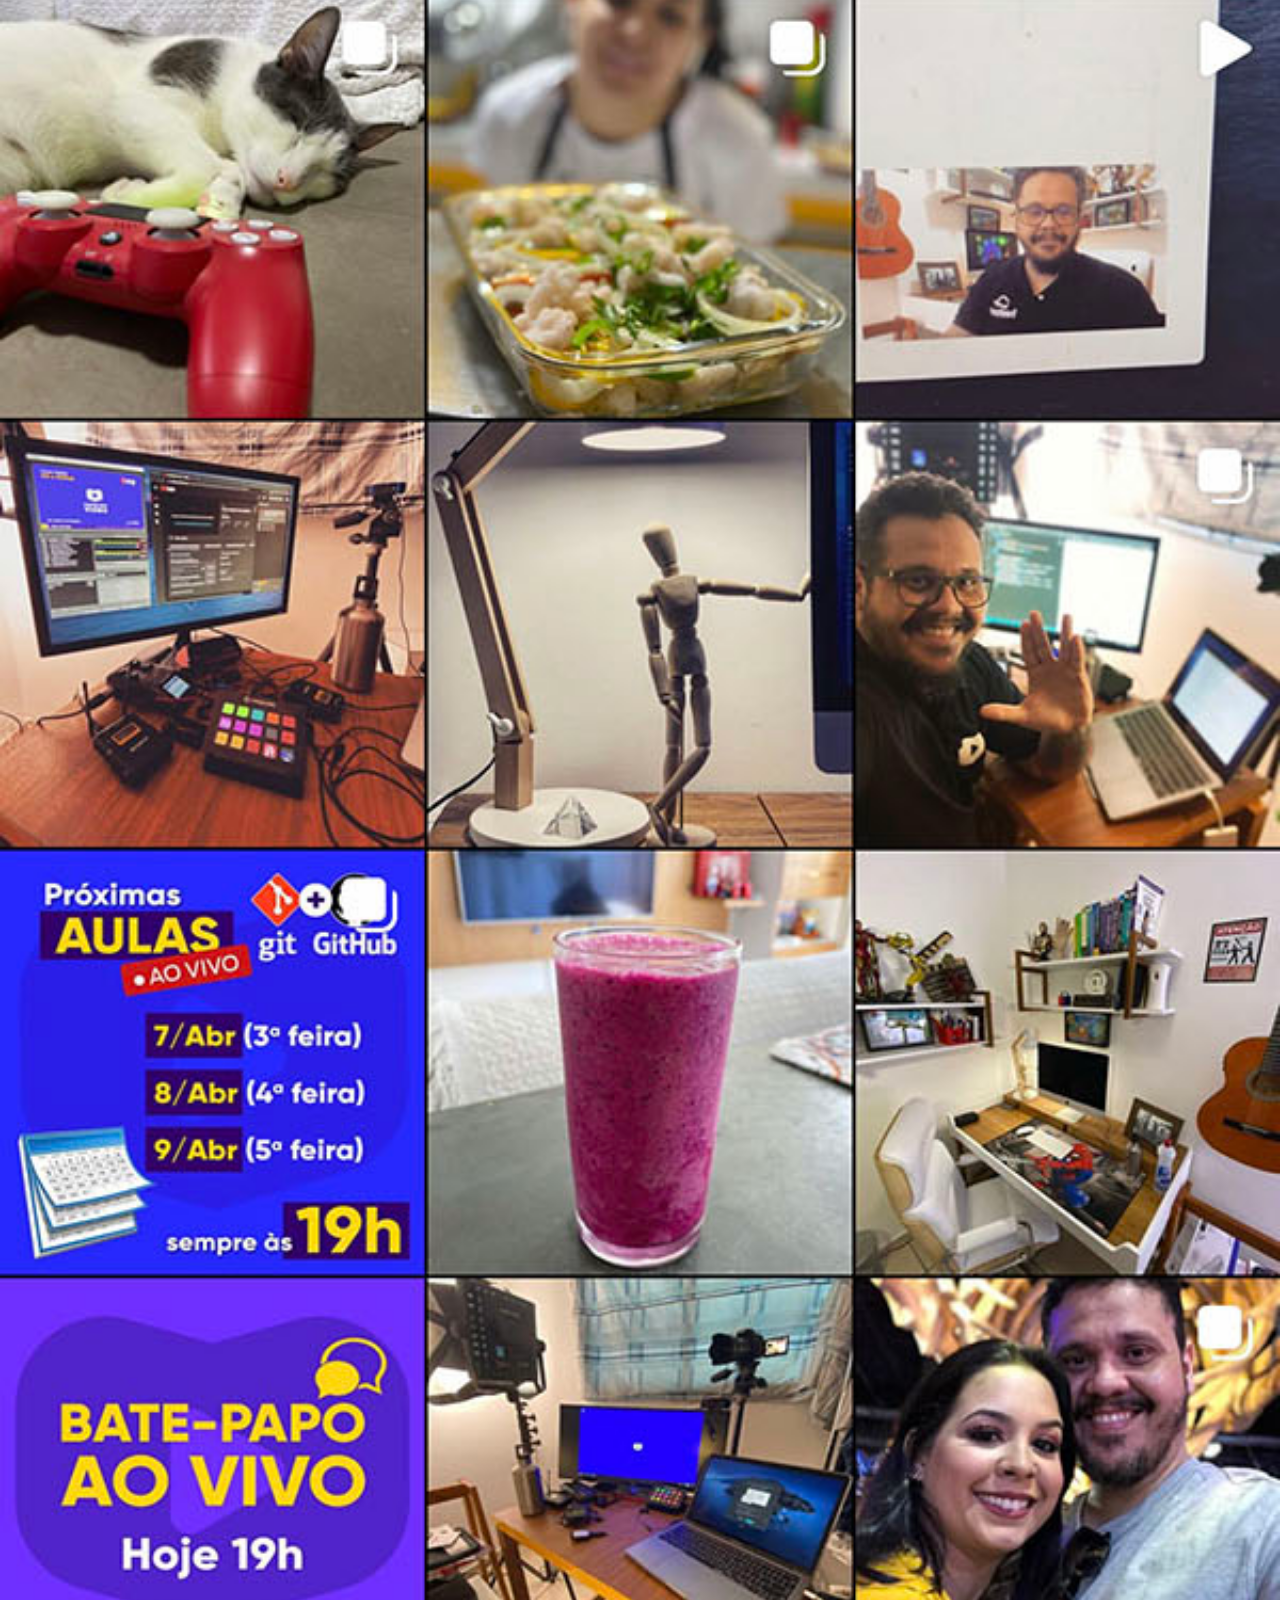
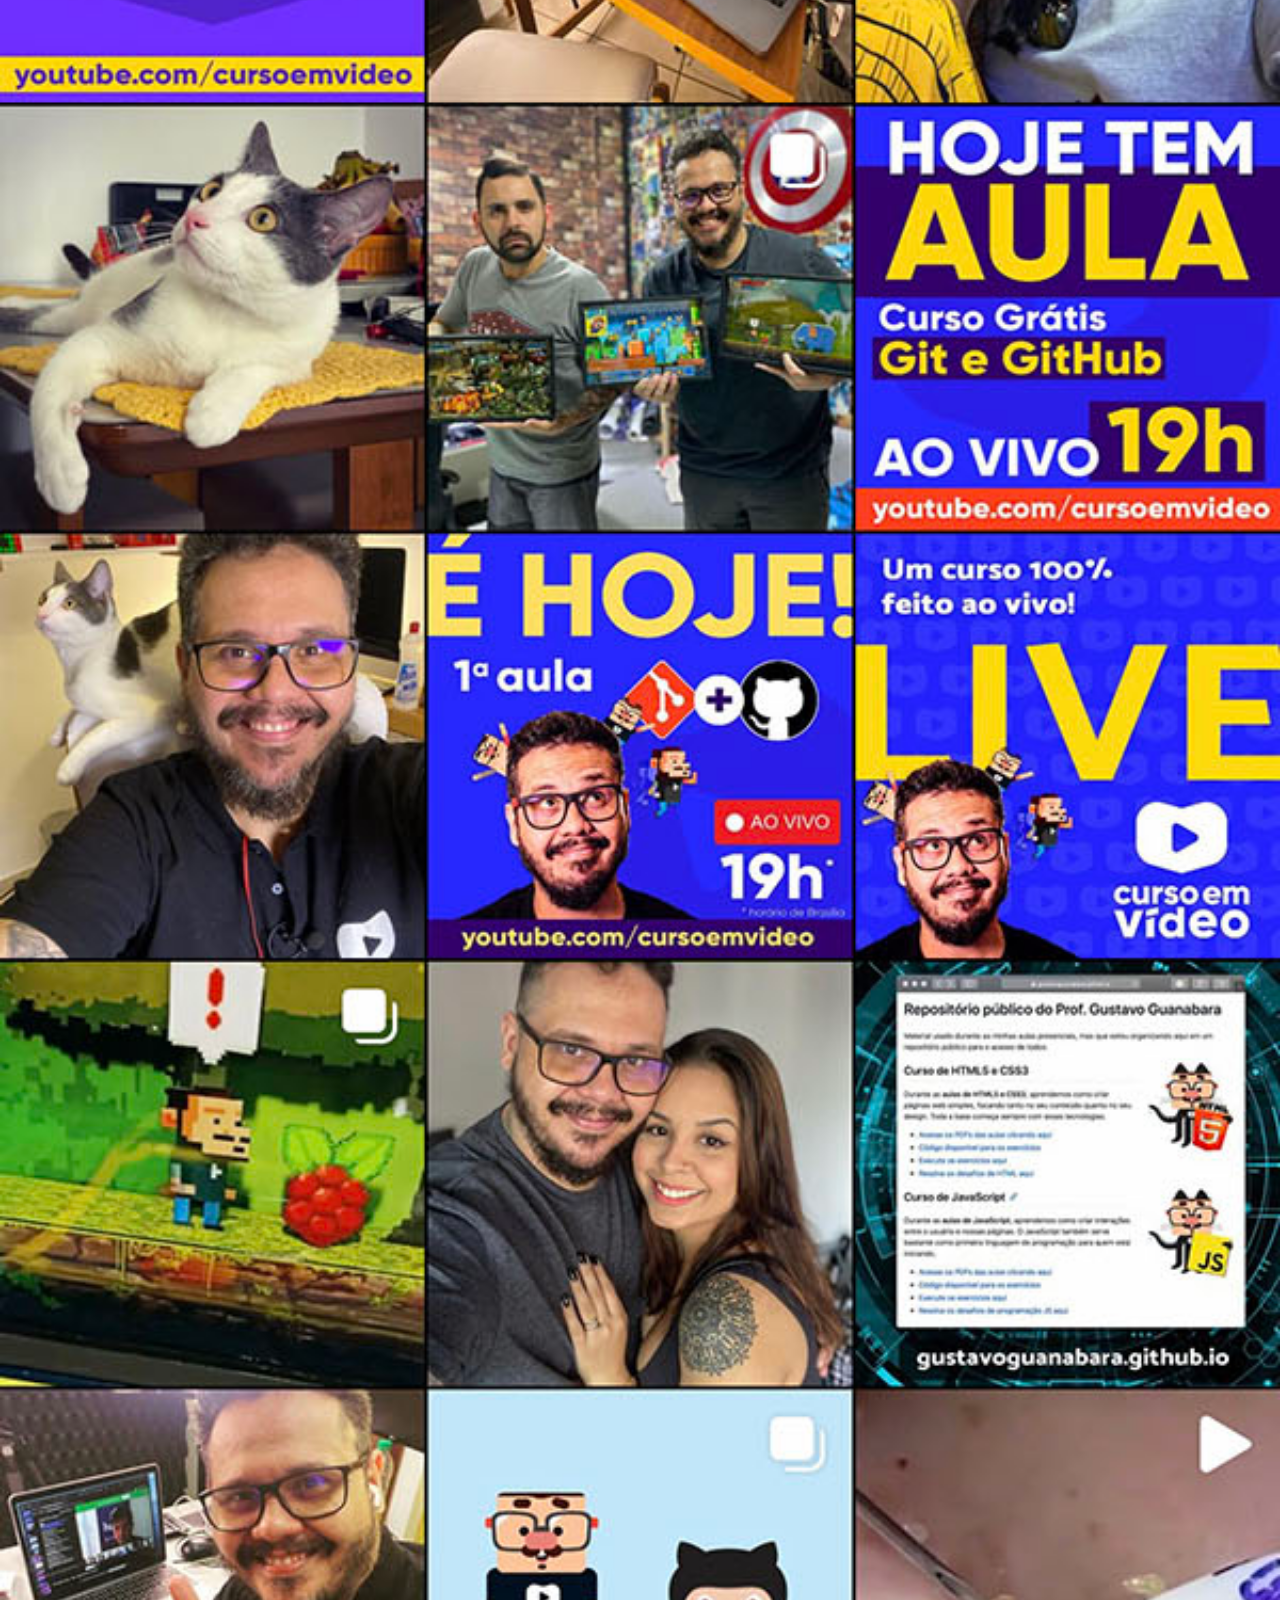
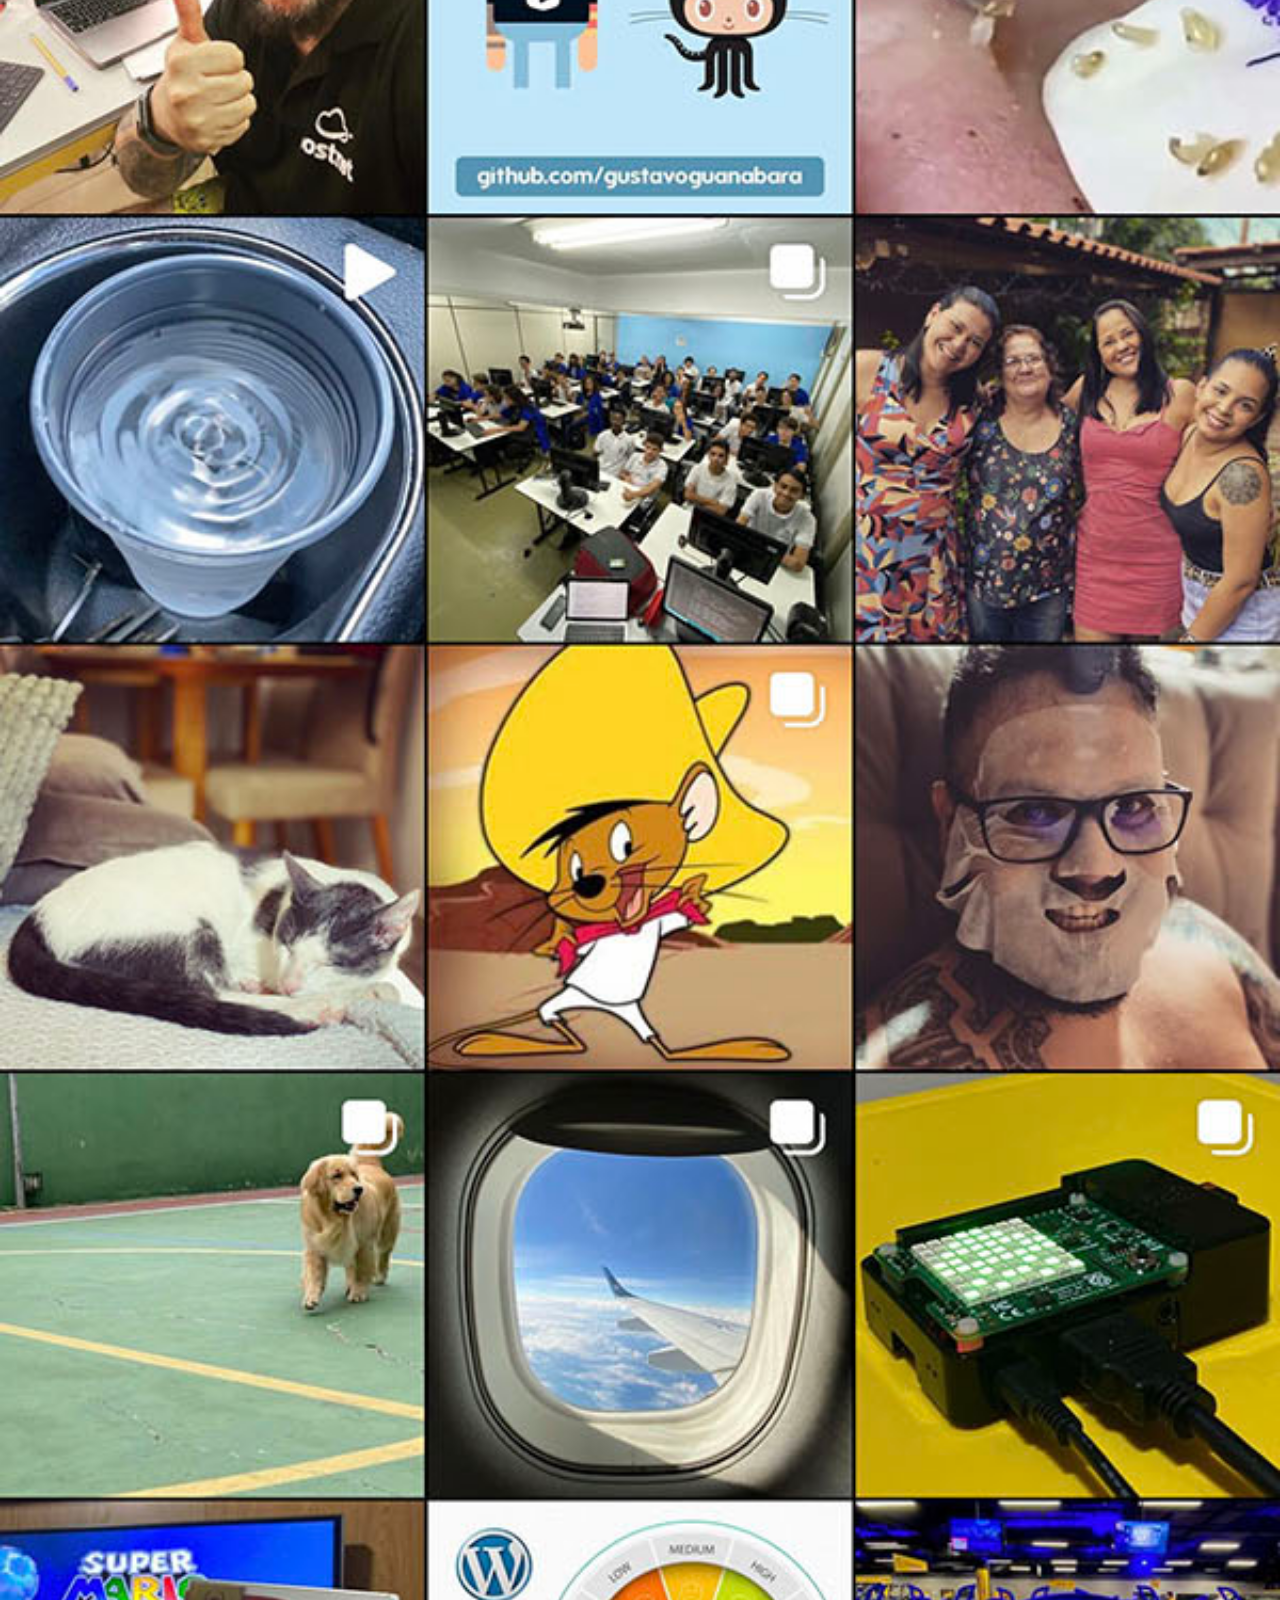
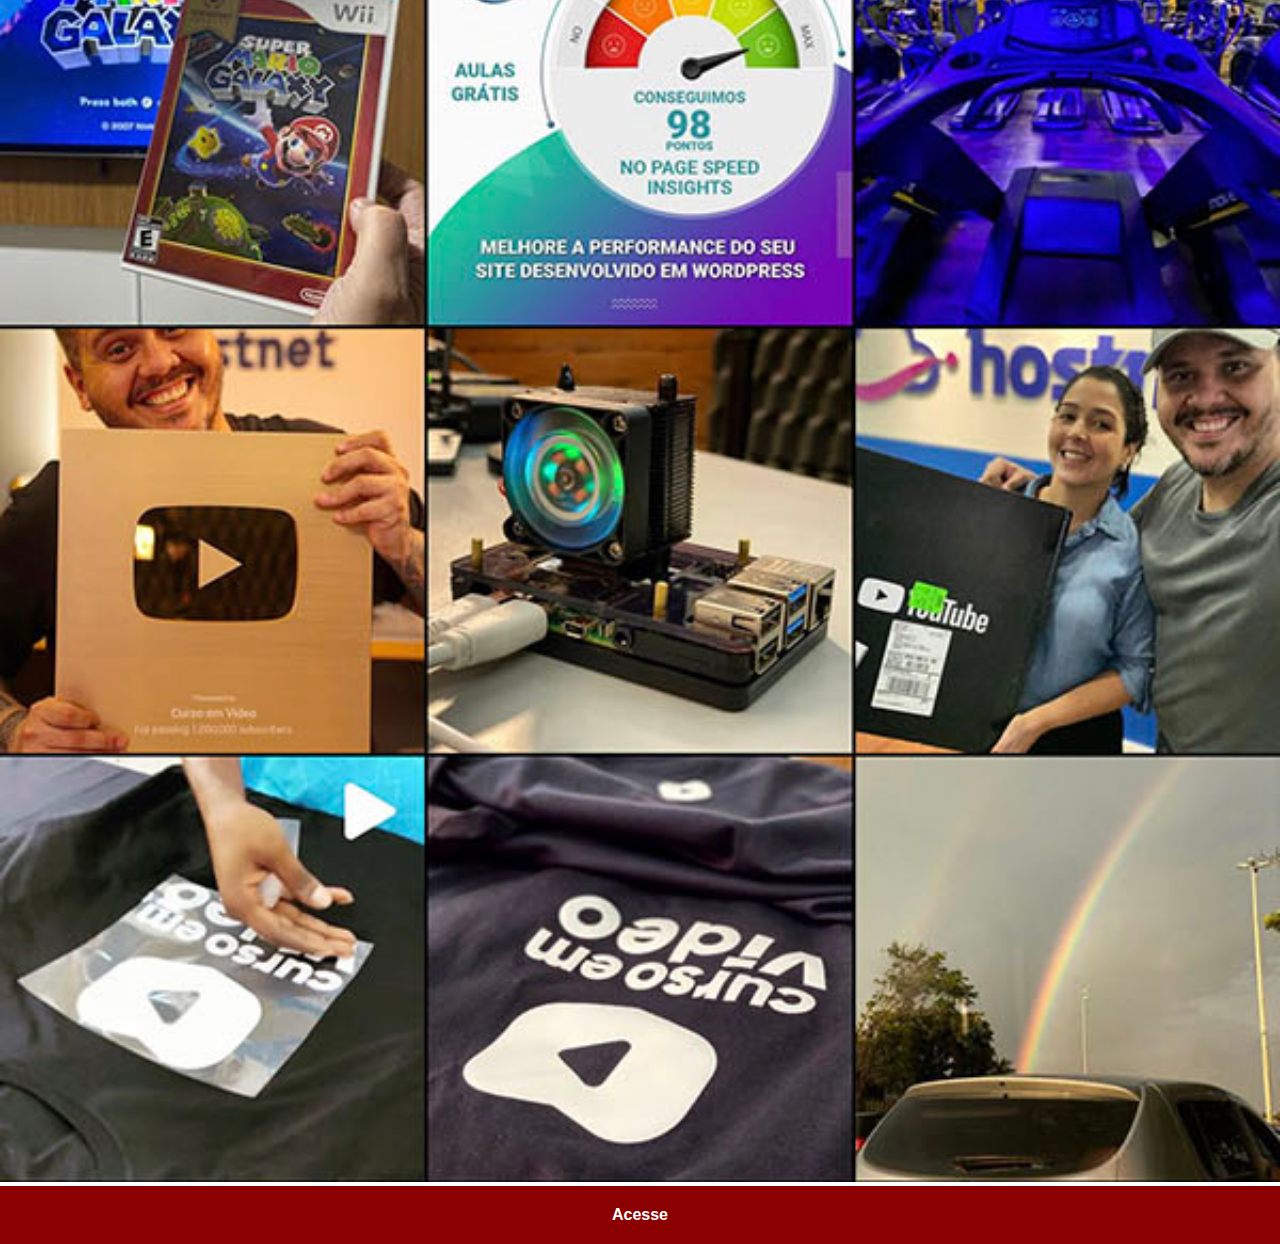
<file: instagram.html>
<!DOCTYPE html>
<html lang="pt-BR">
<head>
    <meta charset="UTF-8">
    <meta name="viewport" content="width=device-width, initial-scale=1.0">
    <title>Instagram</title>
    <link rel="stylesheet" href="estilos/social.css">
</head>
<body>
    <img src="imagens/tela-instagram.jpg" alt="Instagram">
    <a href="https://www.instagram.com/gustavoguanabara/" target="_blank">Acesse</a>
</body>
</html>
</file>
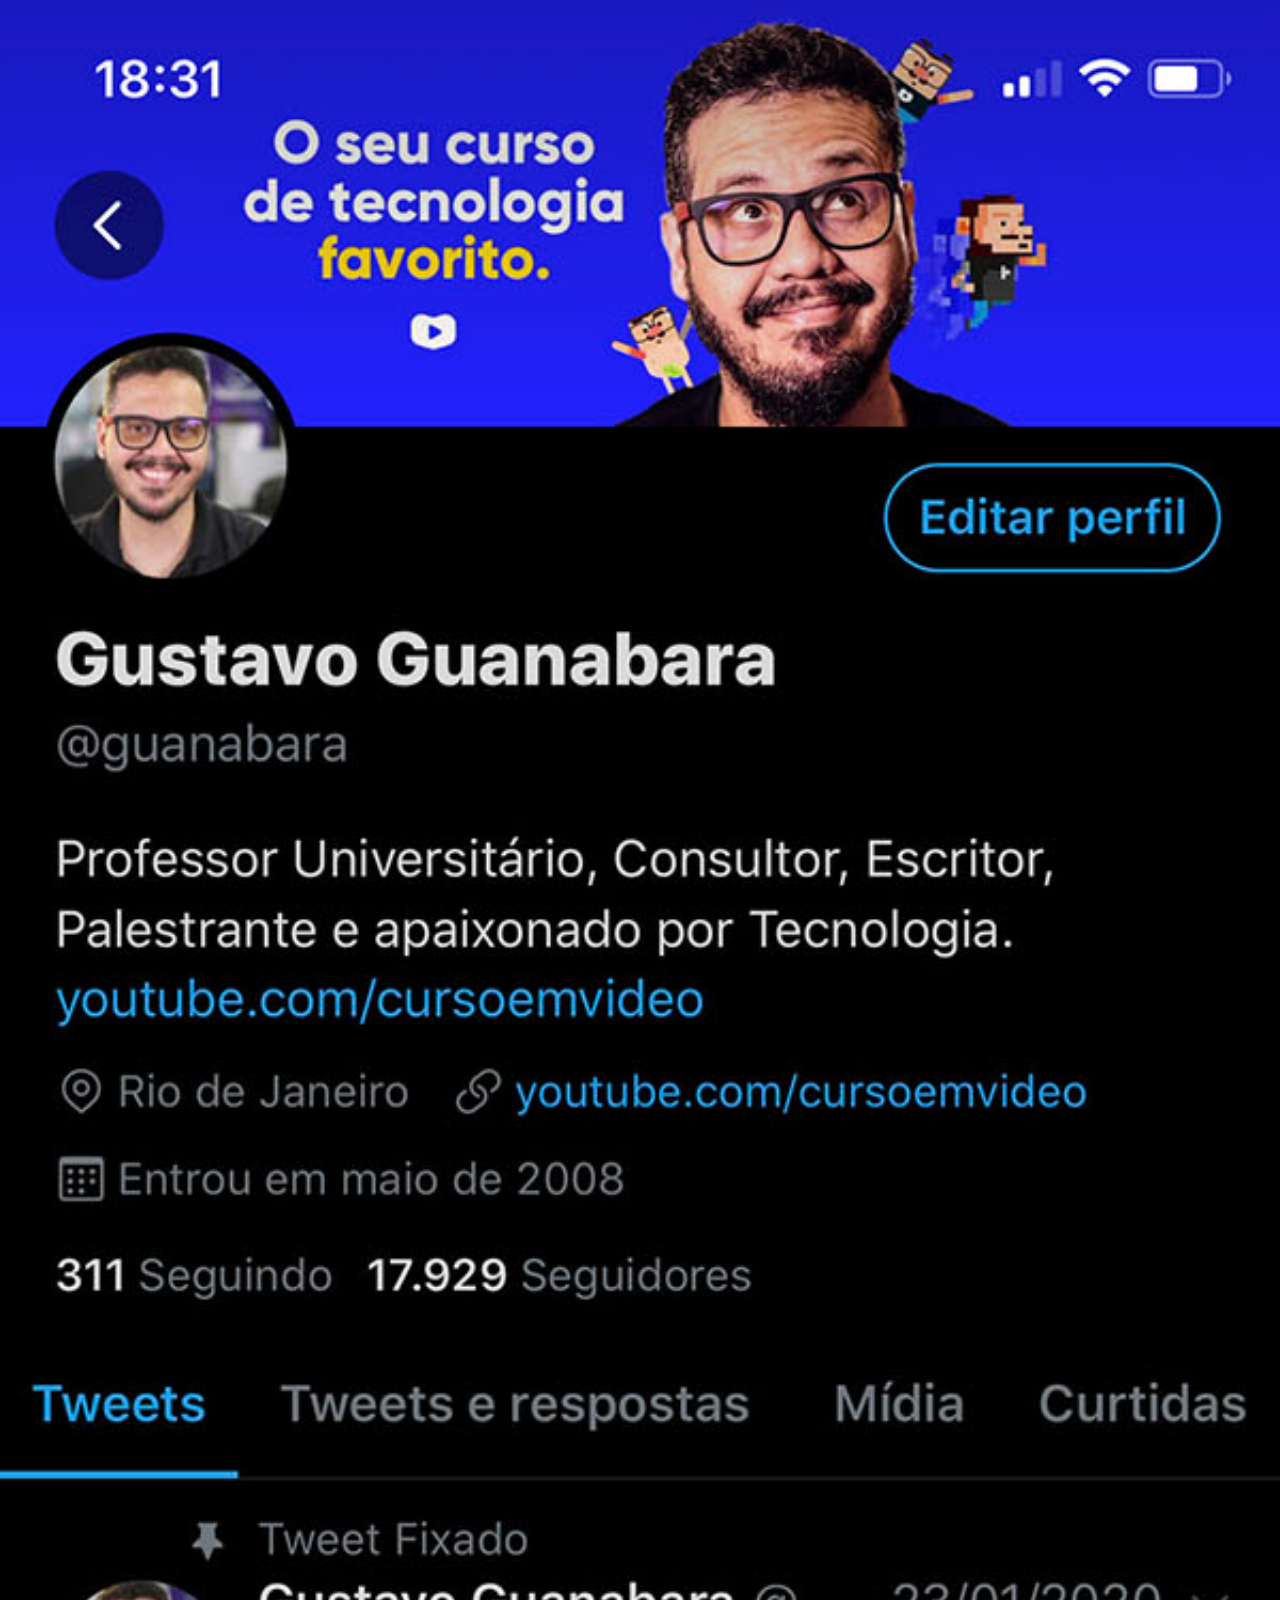
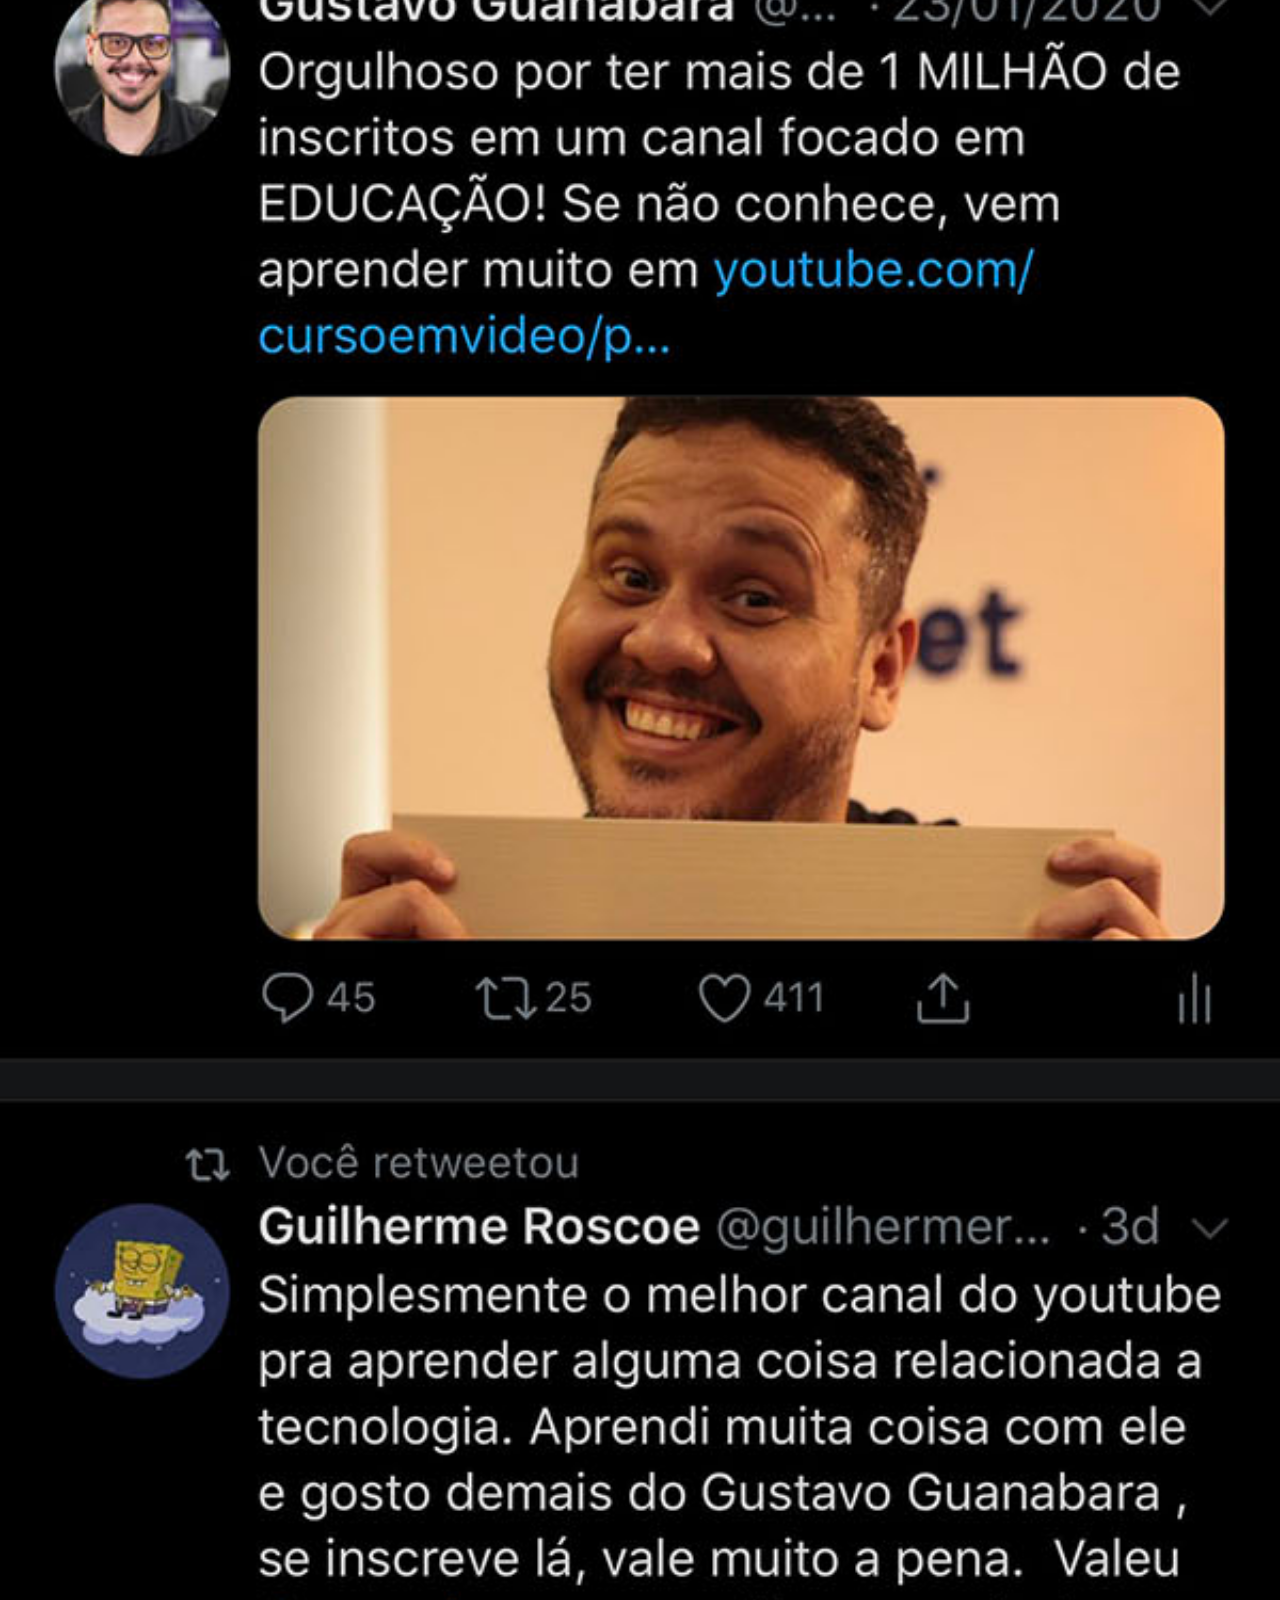
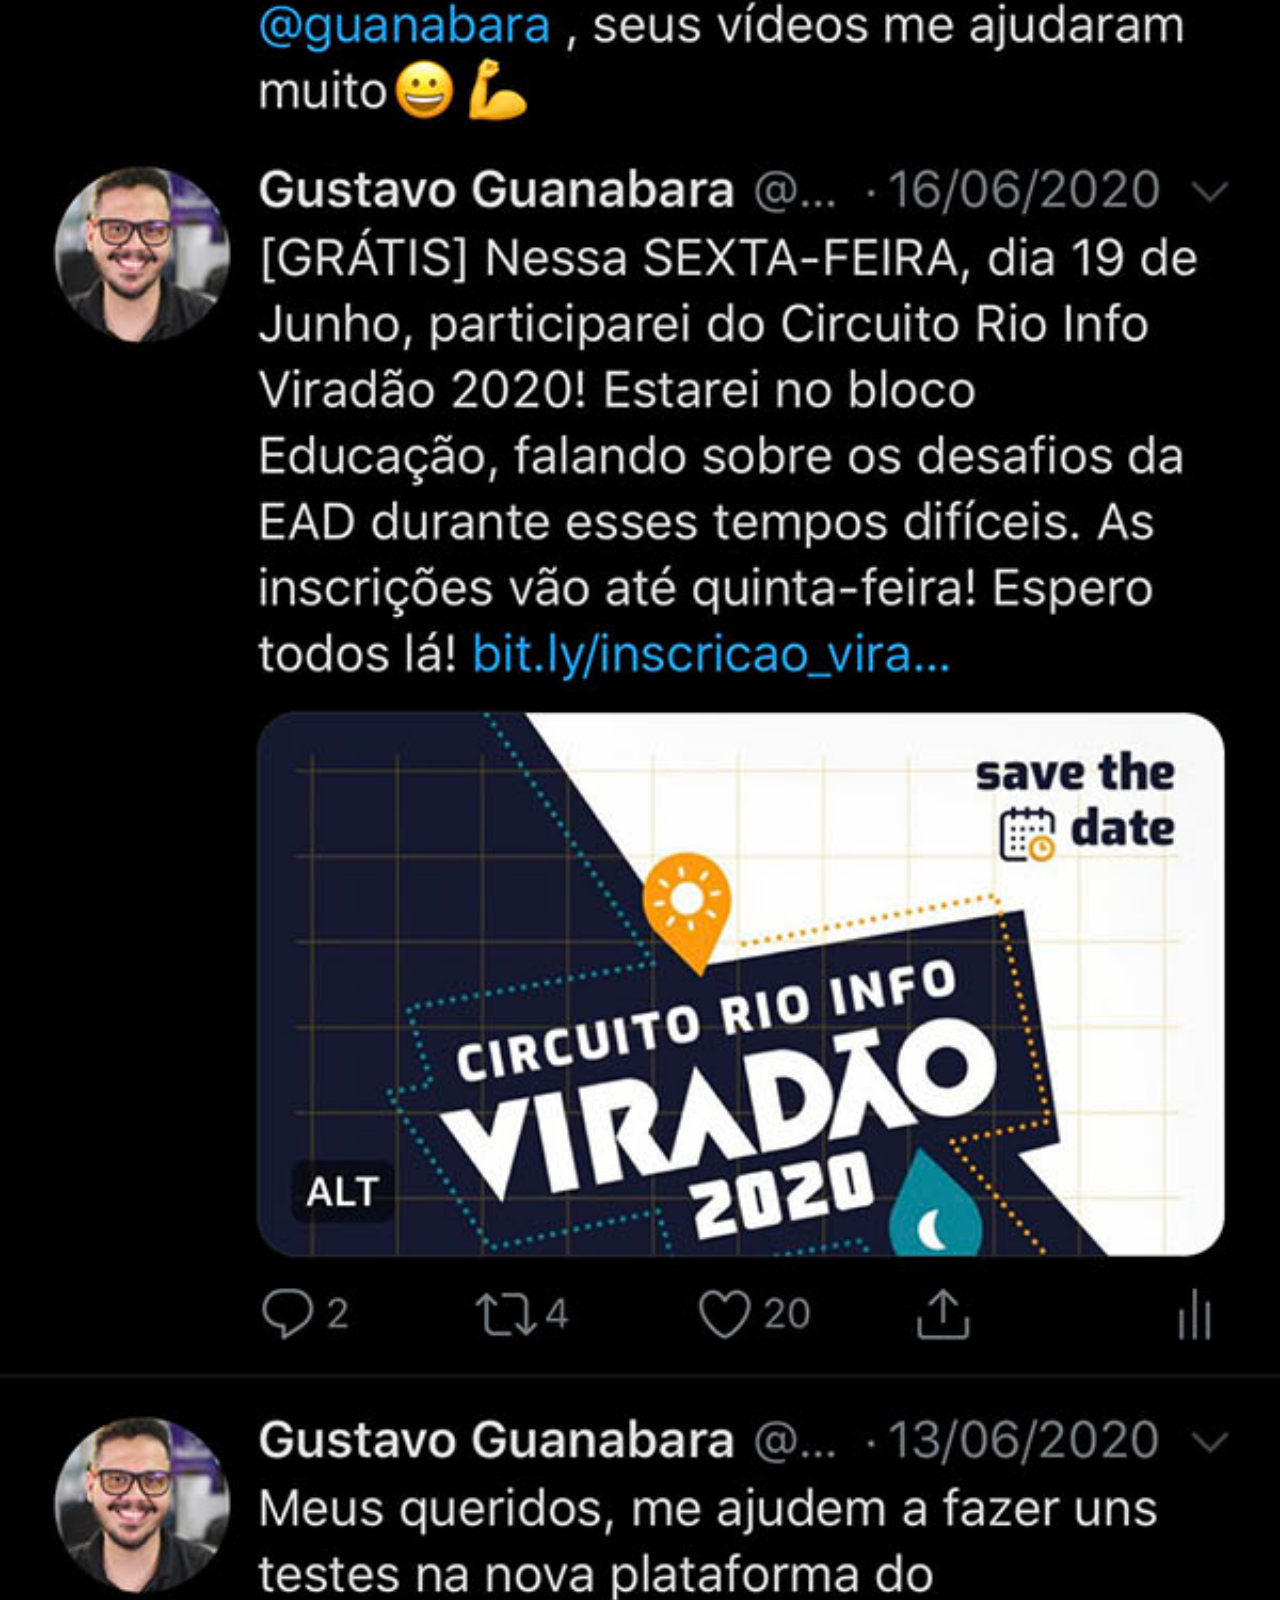
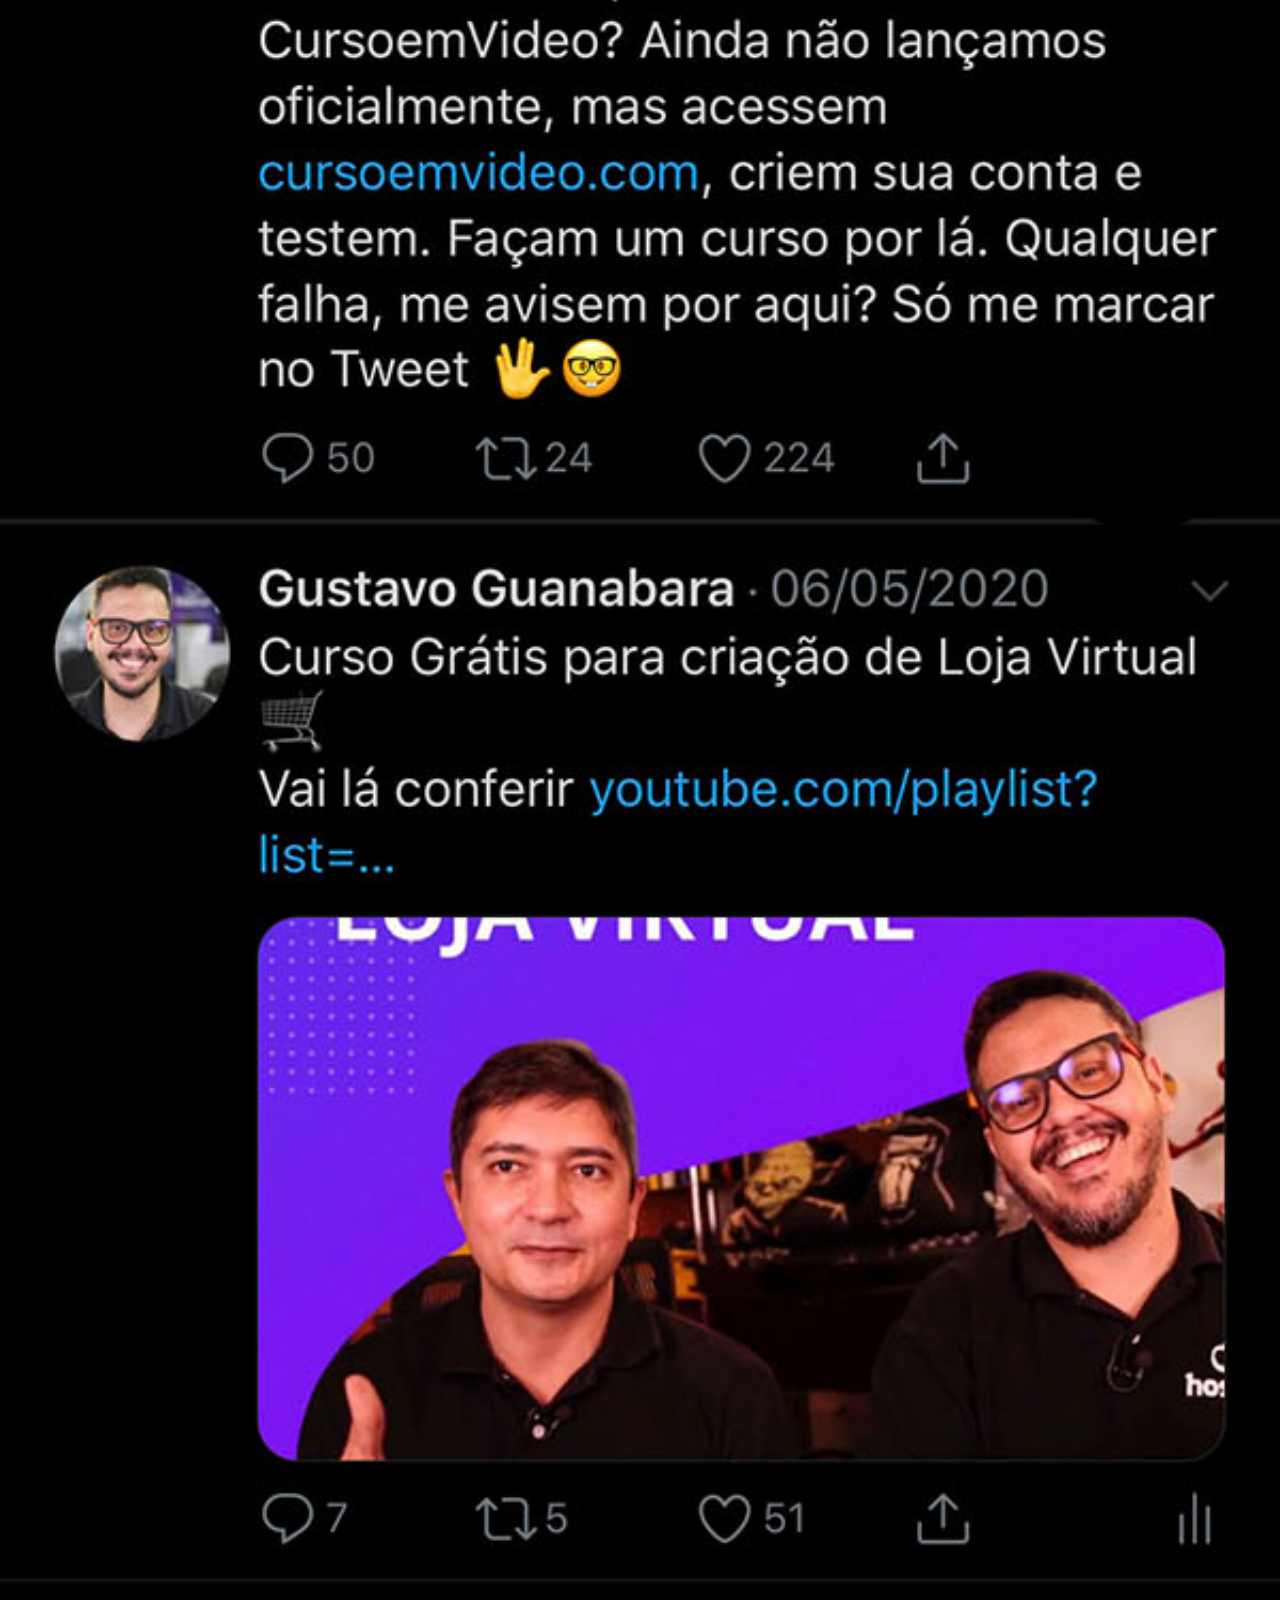
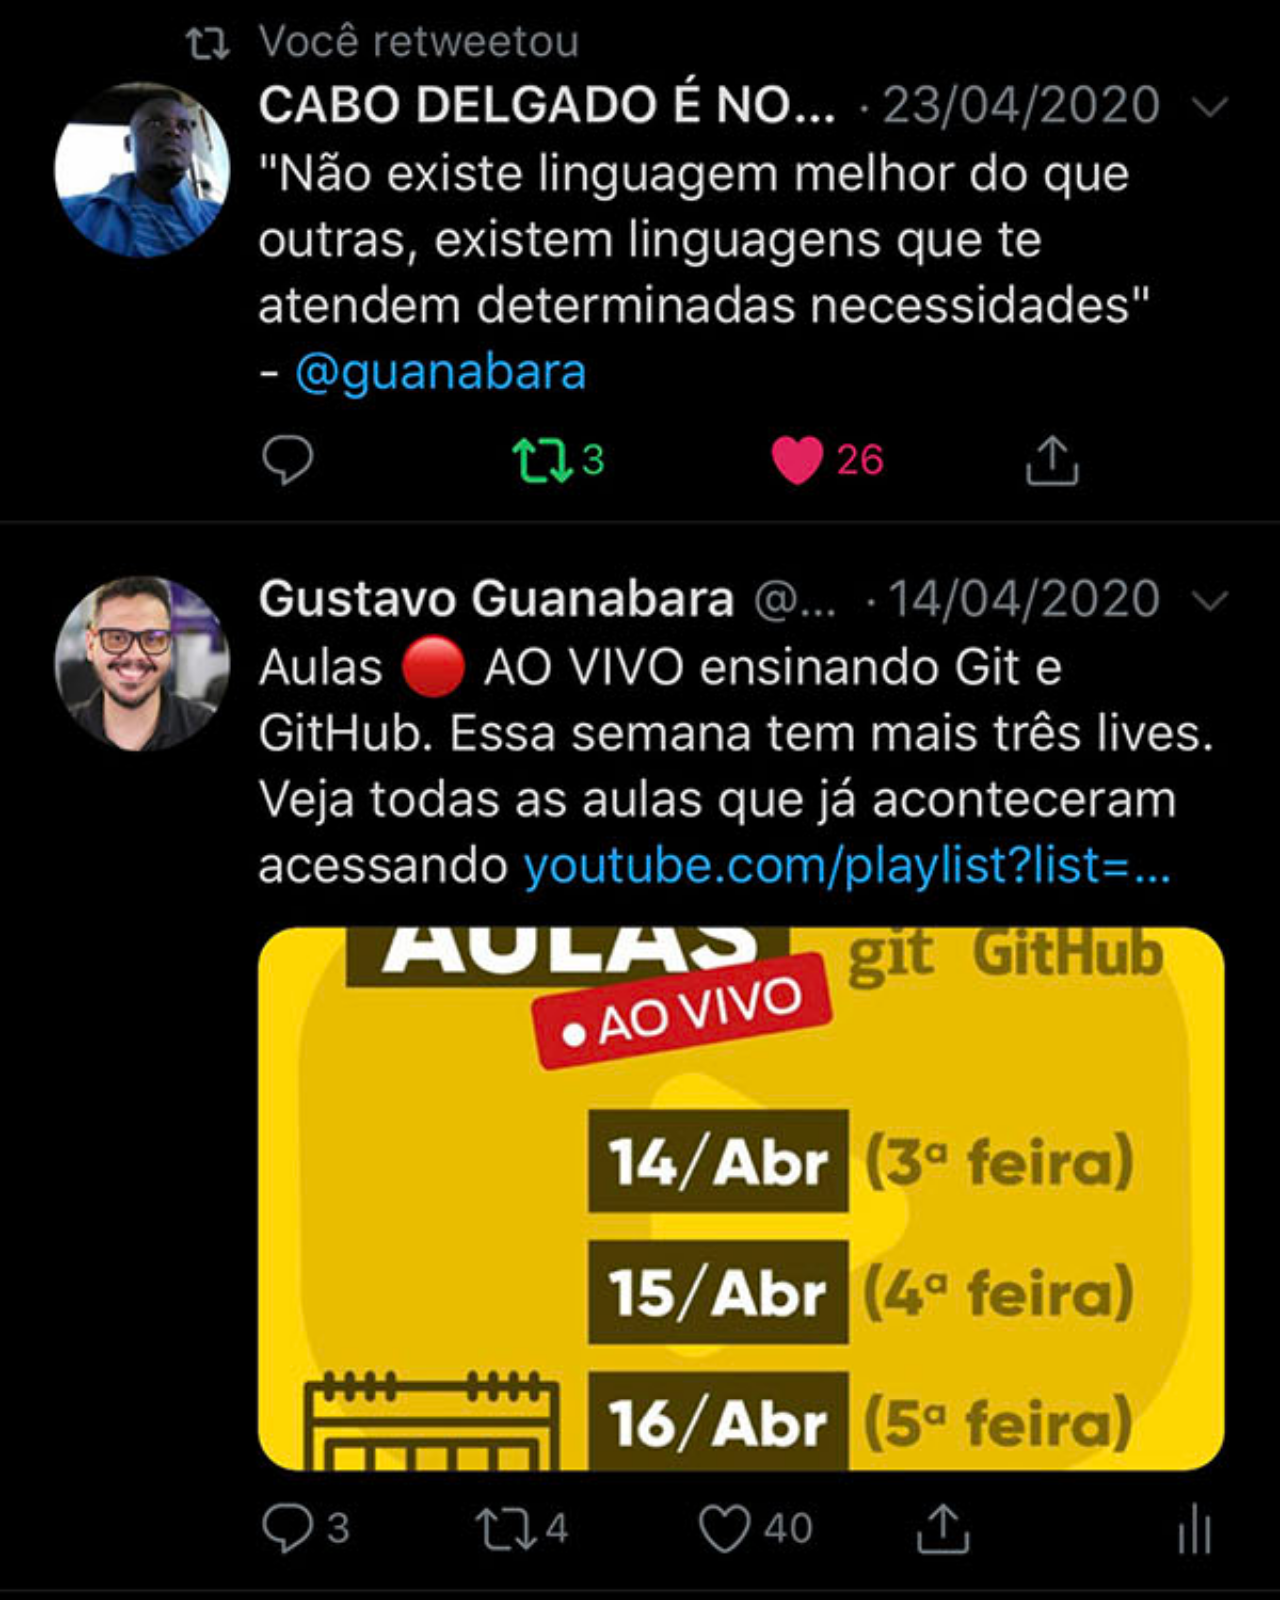
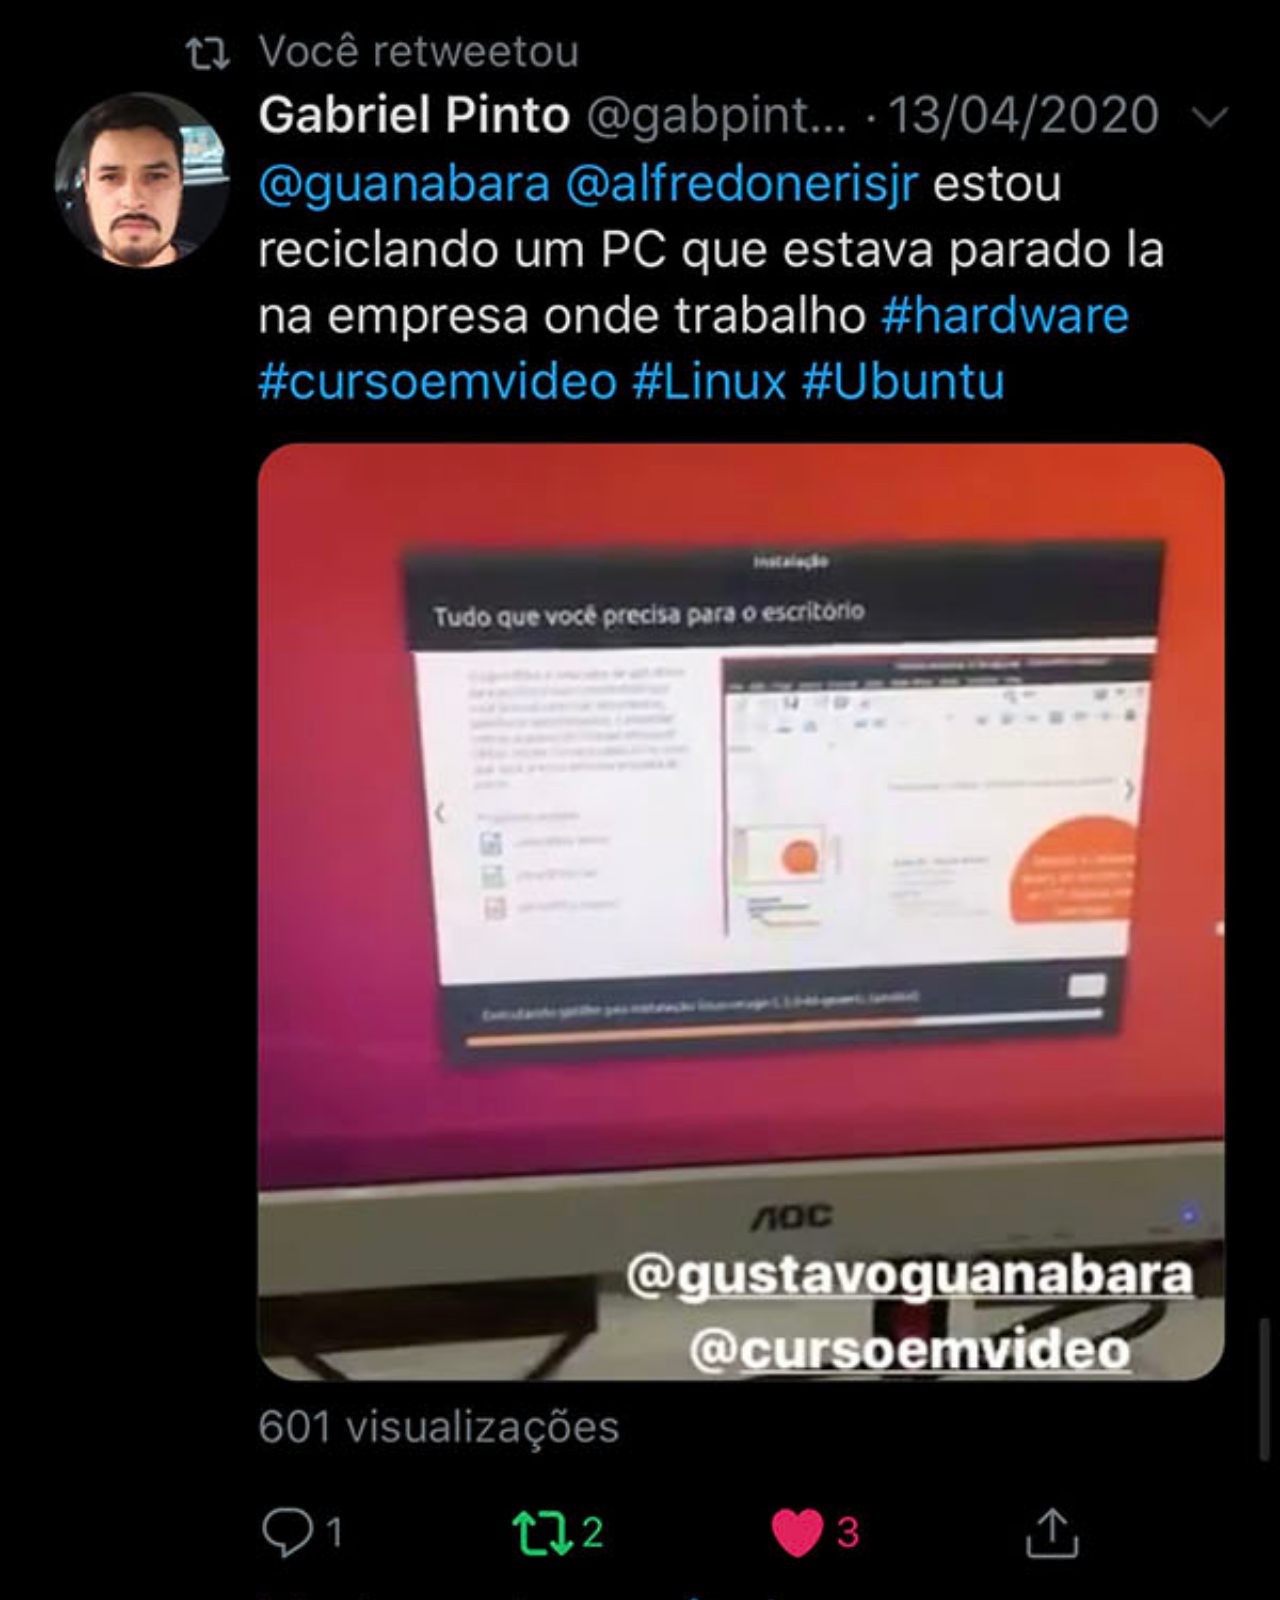
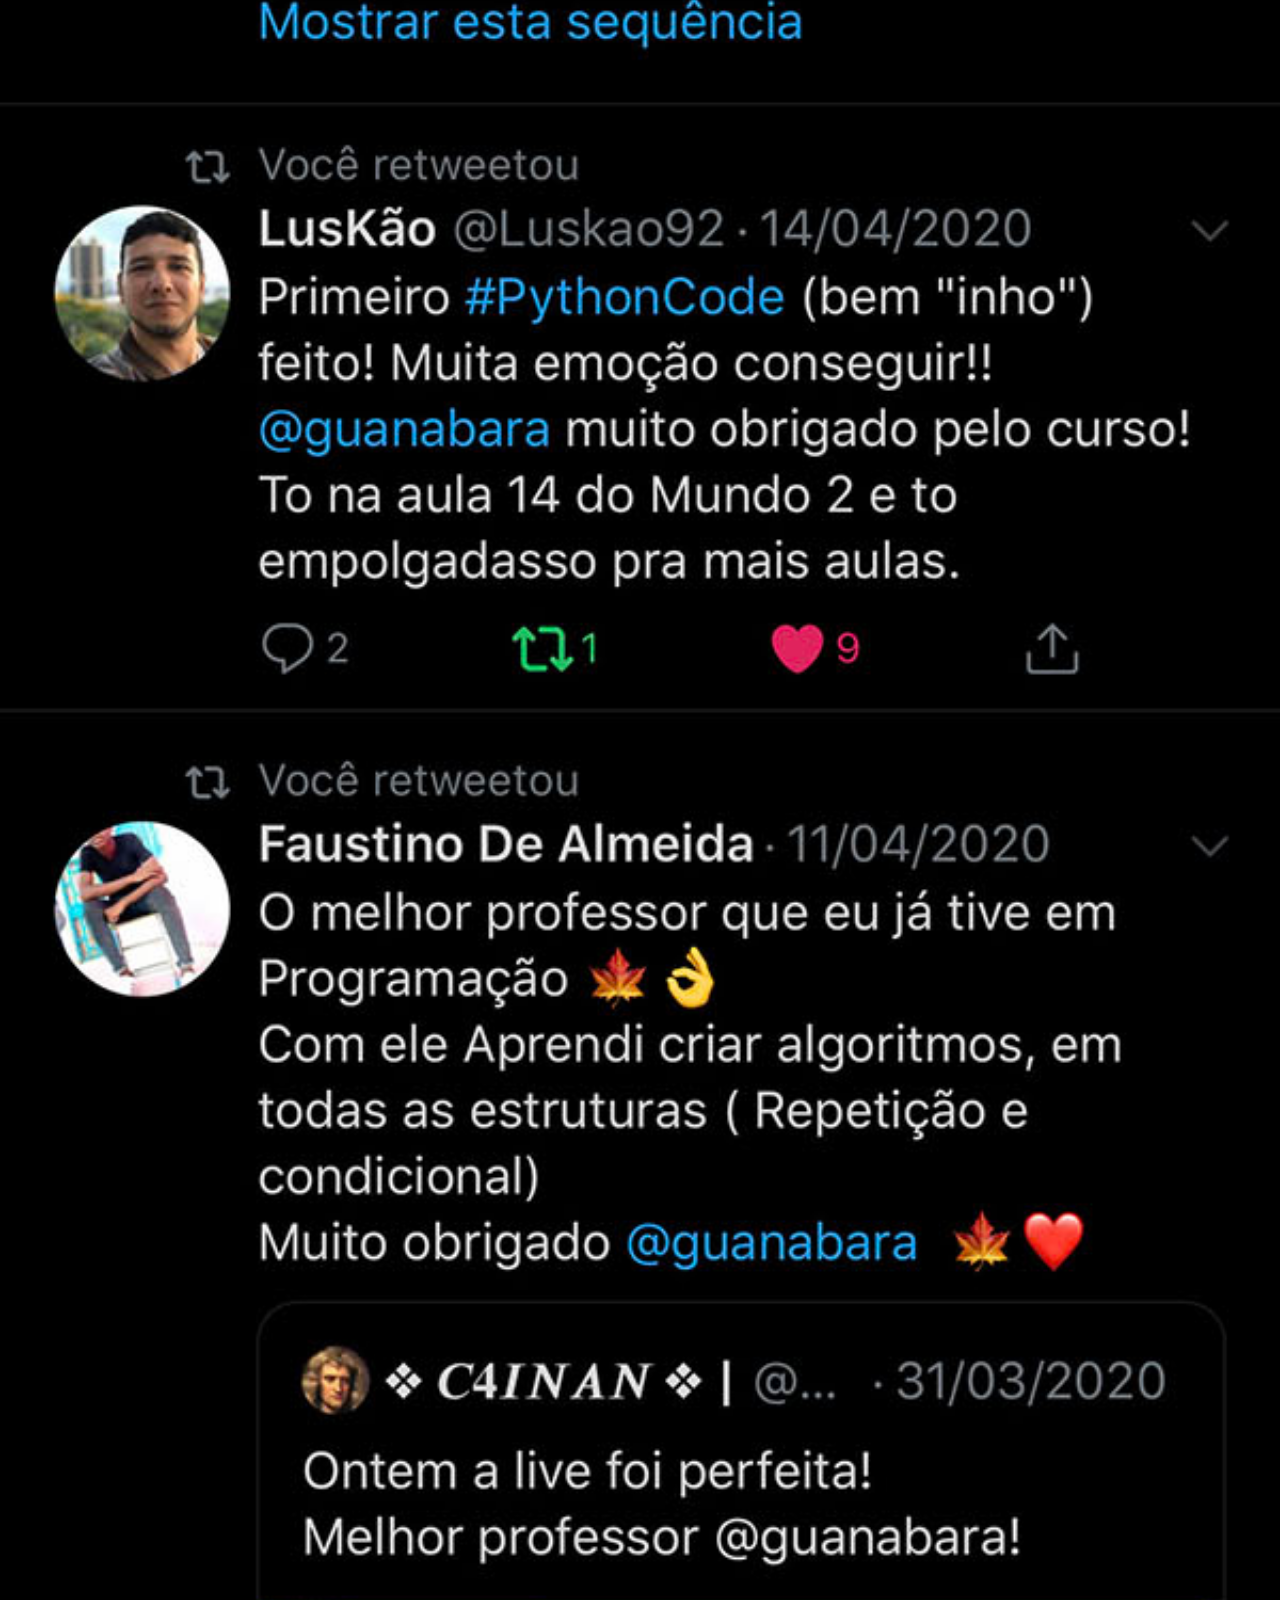
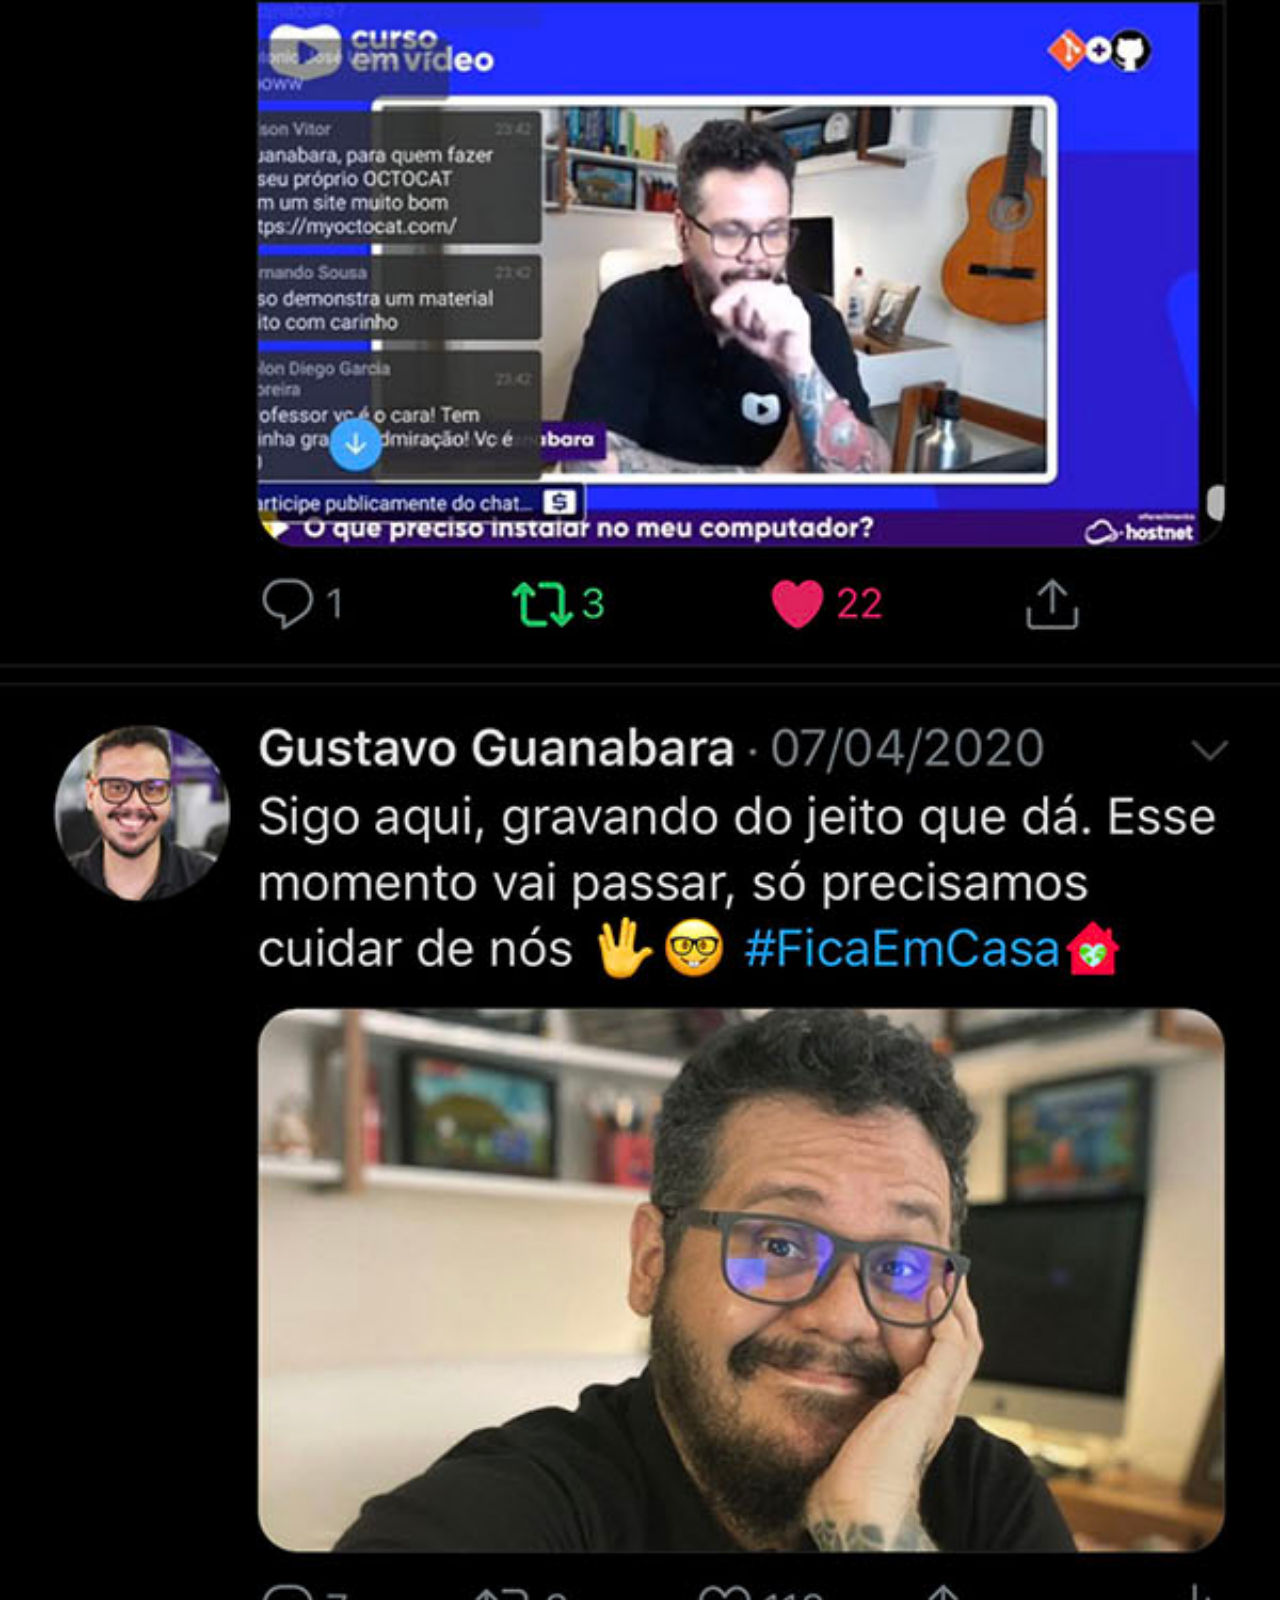
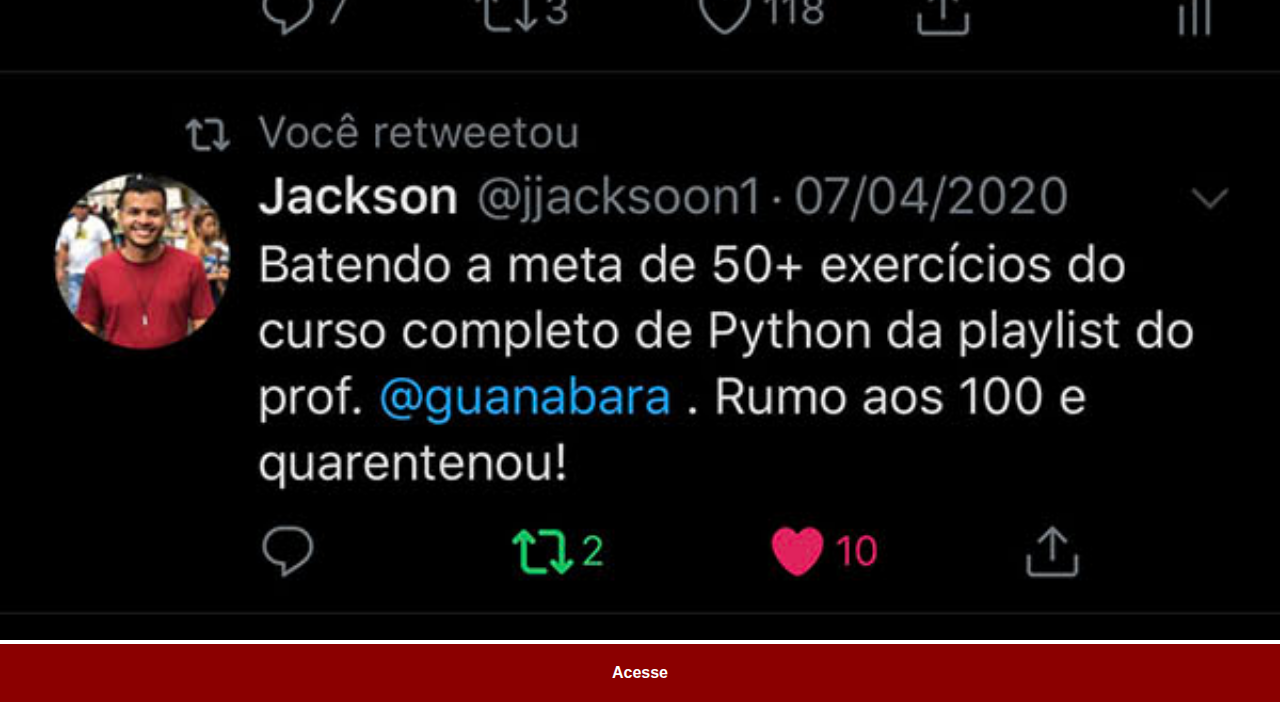
<file: twitter.html>
<!DOCTYPE html>
<html lang="pt-BR">
<head>
    <meta charset="UTF-8">
    <meta name="viewport" content="width=device-width, initial-scale=1.0">
    <title>Twitter</title>
    <link rel="stylesheet" href="estilos/social.css">
</head>
<body>
    <img src="imagens/tela-twitter.jpg" alt="Twitter">
    <a href="https://twitter.com/home?lang=pt" target="_blank">Acesse</a>
</body>
</html>
</file>
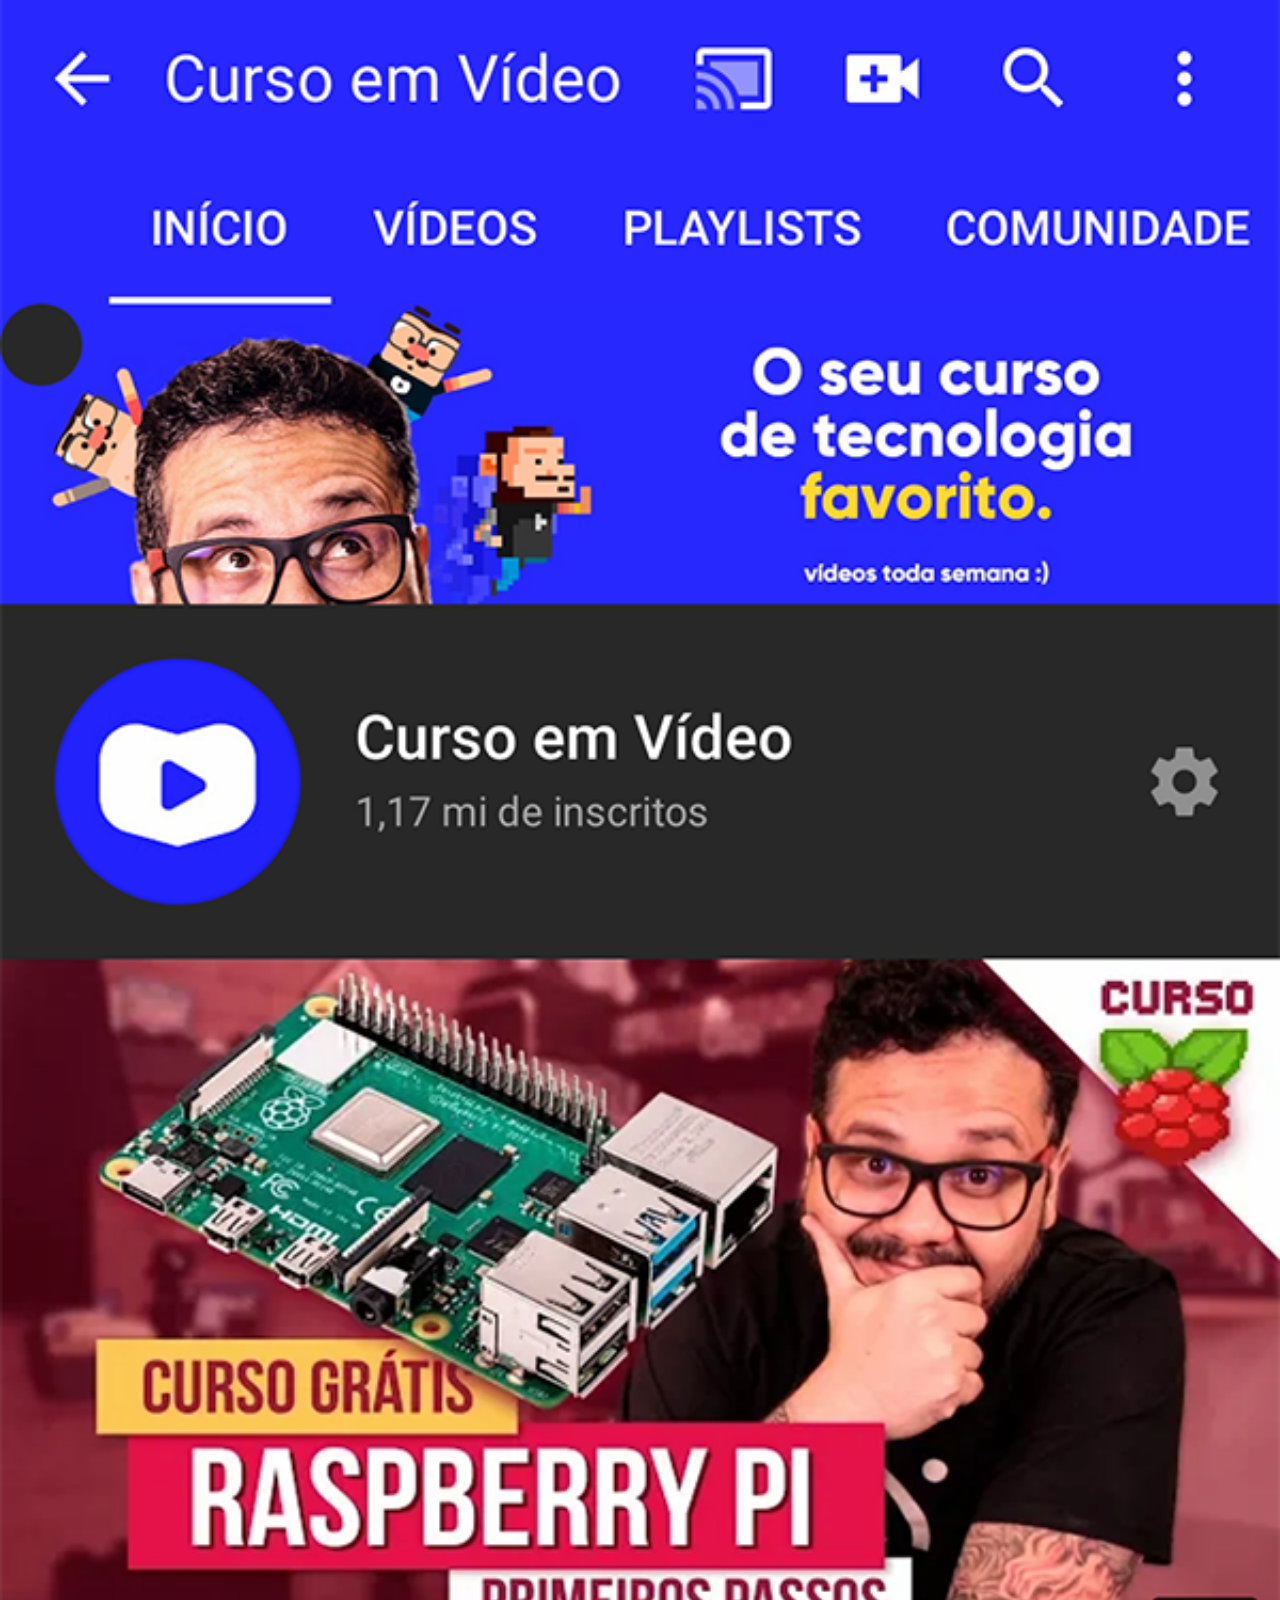
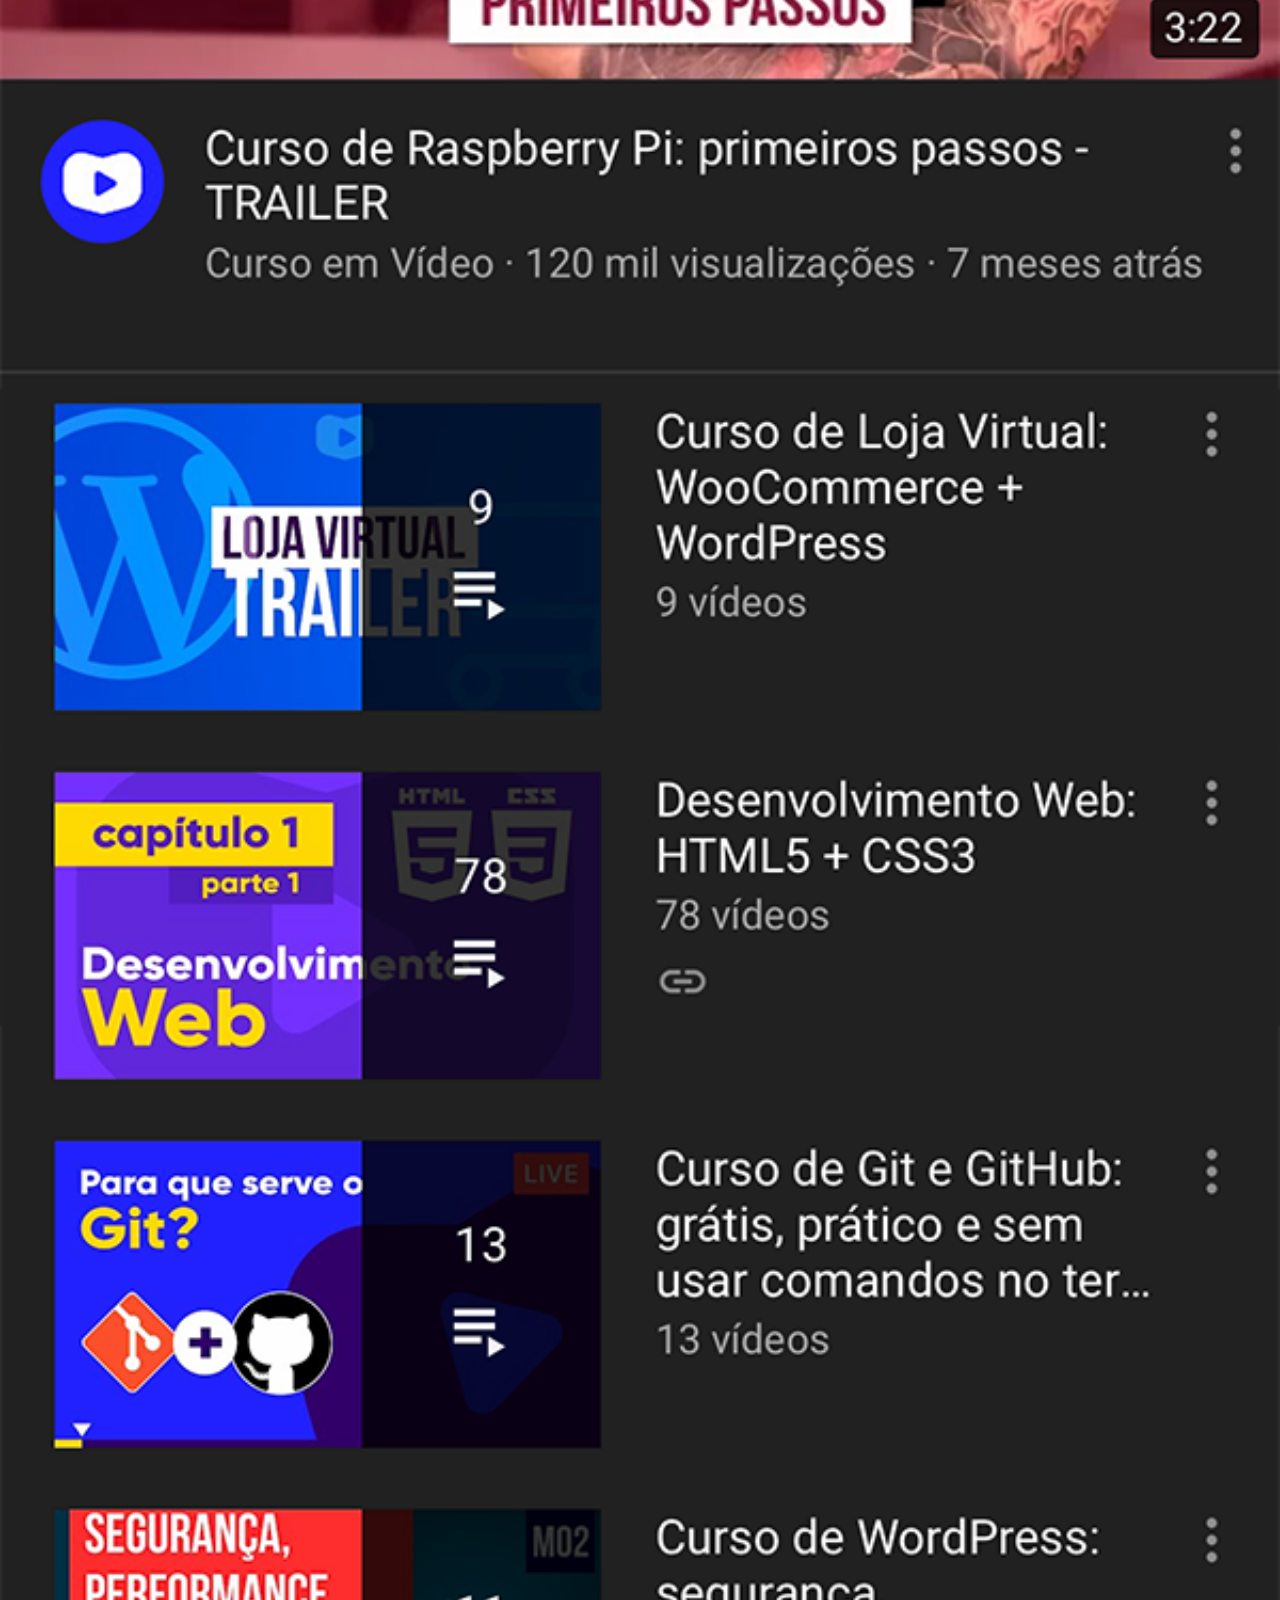
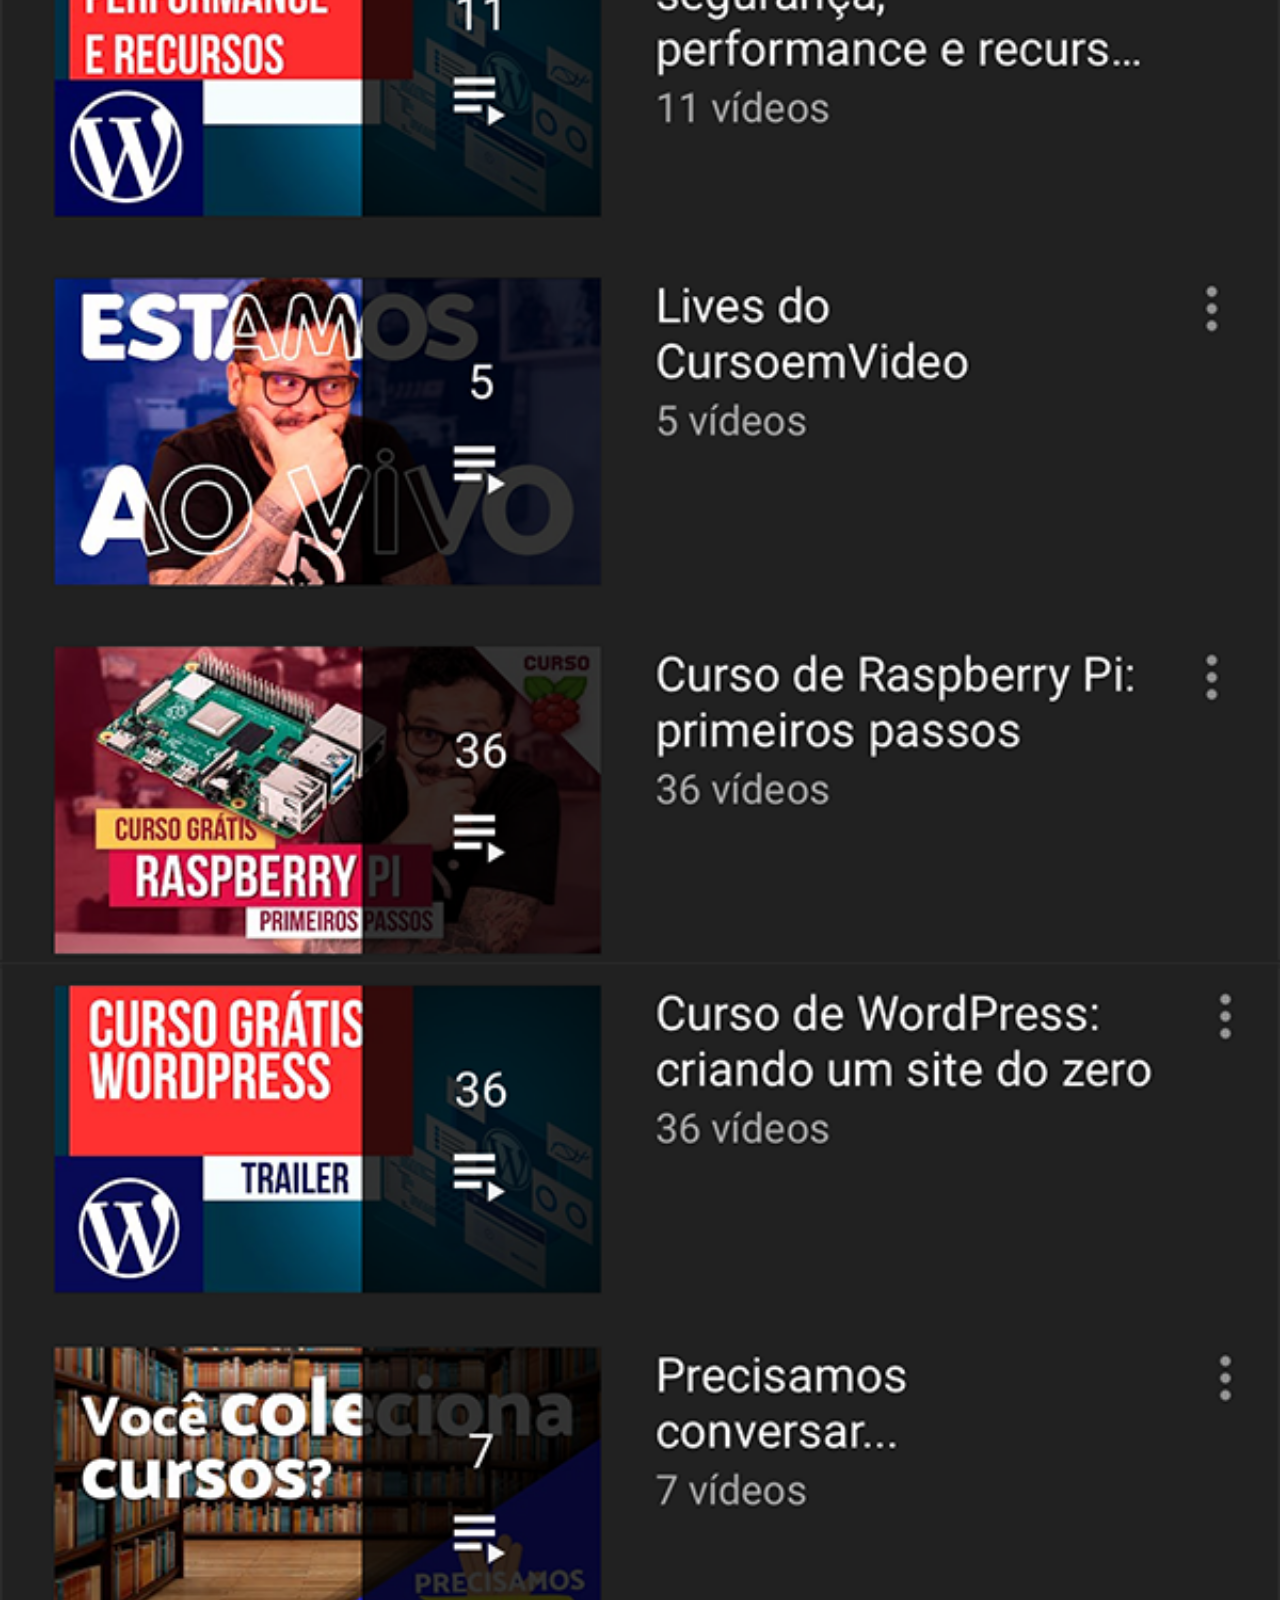
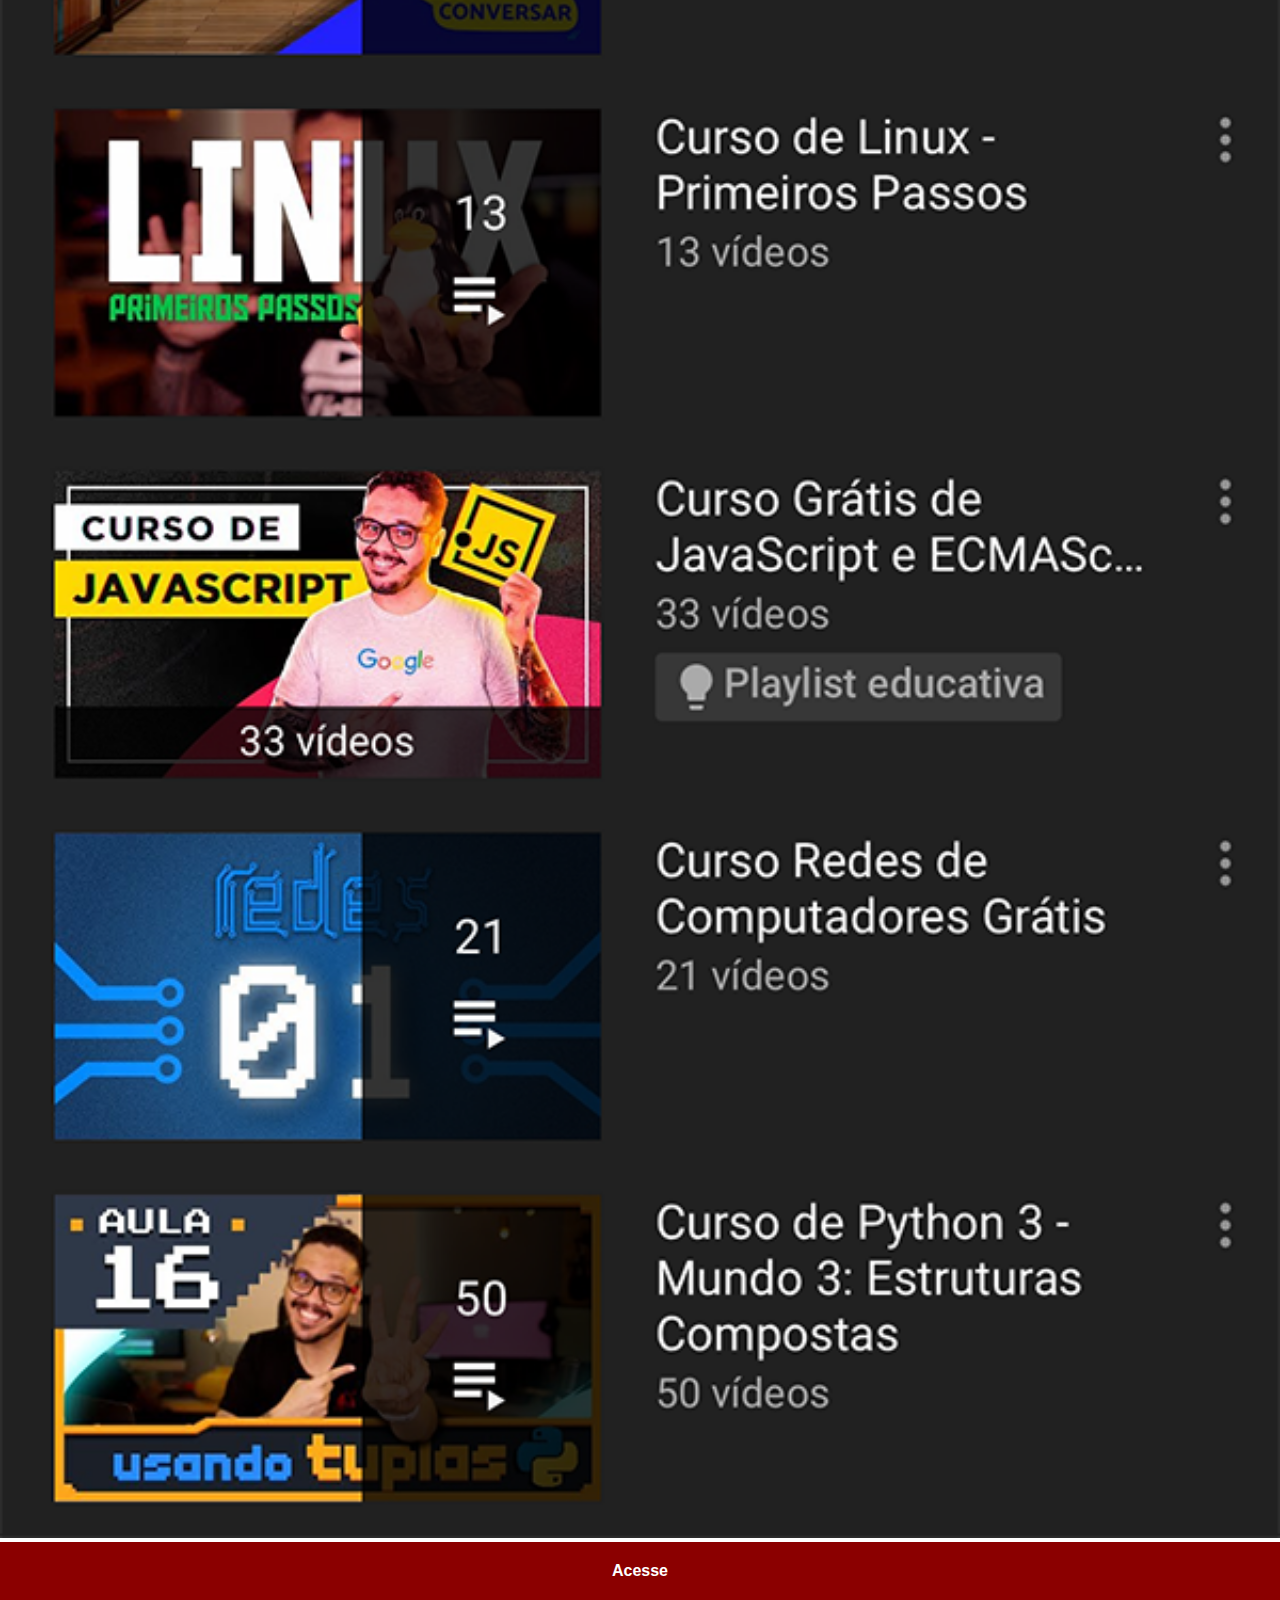
<file: youtube.html>
<!DOCTYPE html>
<html lang="pt-BR">
<head>
    <meta charset="UTF-8">
    <meta name="viewport" content="width=device-width, initial-scale=1.0">
    <title>Youtube</title>
    <link rel="stylesheet" href="estilos/social.css">
</head>
<body>
    <img src="imagens/tela-youtube.png" alt="YouTube">
    <a href="https://www.youtube.com/@CursoemVideo/playlists" target="_blank">Acesse</a>
</body>
</html>
</file>
<file: estilos/style.css>
@charset "UTF-8";

* {
    margin: 0px;
    padding: 0px;
    font-family: Arial, Helvetica, sans-serif;
}

html, body {
    height: 100vh;
    width: 100vw;
    background-color: black;
}

body {
    background: url('../imagens/fundo-madeira.jpg') no-repeat top center;
    background-size: cover;
    background-attachment: fixed;
}

main {
    position: relative;
    height: 100vh;    
}

section#telefone {
    position: absolute;
    top: 50%;
    left: 50%;
    transform: translate(-50%, -50%);

    height: 627px;
    width: 311px;
    background: url('../imagens/frame-iphone.png') no-repeat;
    
}

iframe#tela {
    position: relative;
    top: 80px;
    left: 22px;
    width: 267px;
    height: 471px;
    
}

section#redes-sociais {
    text-align: right;
    padding-top: 18vh;
}

section#redes-sociais img {
    width: 50px;
    margin: 10px;
    border-radius: 50%;
    box-shadow: 2px 2px 5px rgba(0, 0, 0, 0.400);
    box-sizing: border-box;
   
}

section#redes-sociais img:hover {
    border: 2px solid rgba(255, 255, 255, 0.637);
    transform: translate(-3px, -3px);
    box-shadow: 5px 5px 10px rgba(0, 0, 0, 0.637);
    transition: transform .3s, border .5s;
}
</file>
<file: estilos/social.css>
@charset "UTF-8";

* {
    margin: 0px;
    padding: 0px;
    font-family: Arial, Helvetica, sans-serif;
}
::-webkit-scrollbar {
    width: 0px;
    height: 0px;
}

img {
    width: 100vw;
}

a {
    display: block;
    background-color: darkred;
    color: white;
    padding: 20px;
    text-align: center;
    font-weight: bolder;
    text-decoration: none;
}

a:hover {
    background-color: red;
}
</file>
